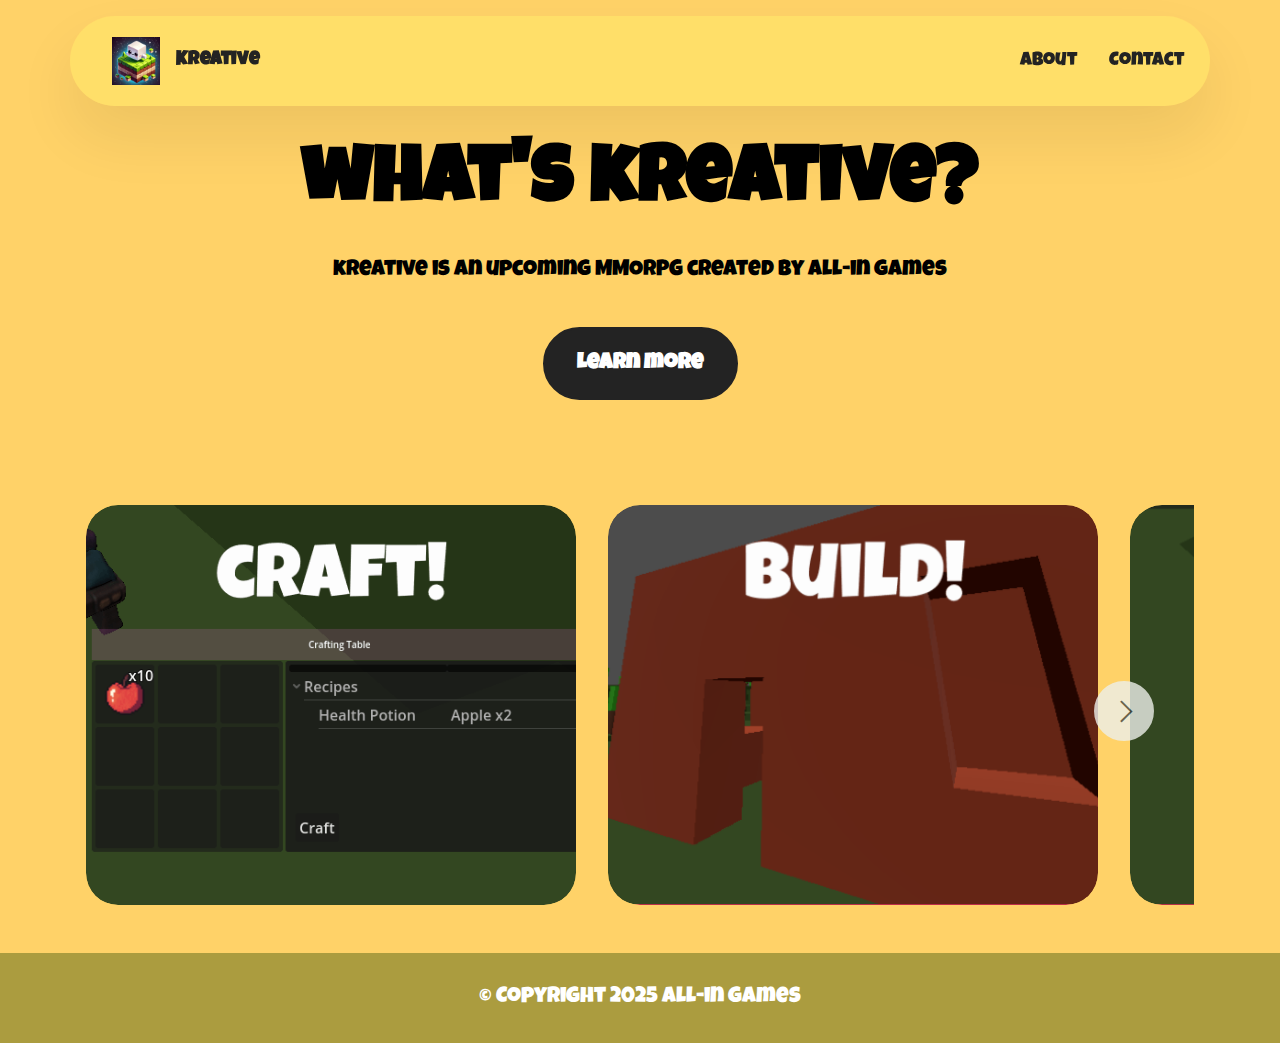
<file: index.html>
<!DOCTYPE html>
<html  >
<head>
  <!-- Site made with Mobirise Website Builder v5.9.0, https://mobirise.com -->
  <meta charset="UTF-8">
  <meta http-equiv="X-UA-Compatible" content="IE=edge">
  <meta name="generator" content="Mobirise v5.9.0, mobirise.com">
  <meta name="viewport" content="width=device-width, initial-scale=1, minimum-scale=1">
  <link rel="shortcut icon" href="assets/images/icon.webp" type="image/x-icon">
  <meta name="description" content="">
  
  
  <title>Home</title>
  <link rel="stylesheet" href="assets/web/assets/mobirise-icons2/mobirise2.css">
  <link rel="stylesheet" href="assets/bootstrap/css/bootstrap.min.css">
  <link rel="stylesheet" href="assets/bootstrap/css/bootstrap-grid.min.css">
  <link rel="stylesheet" href="assets/bootstrap/css/bootstrap-reboot.min.css">
  <link rel="stylesheet" href="assets/dropdown/css/style.css">
  <link rel="stylesheet" href="assets/theme/css/style.css">
  <link rel="preload" href="https://fonts.googleapis.com/css?family=Luckiest+Guy:400&display=swap" as="style" onload="this.onload=null;this.rel='stylesheet'">
  <noscript><link rel="stylesheet" href="https://fonts.googleapis.com/css?family=Luckiest+Guy:400&display=swap"></noscript>
  <link rel="preload" as="style" href="assets/mobirise/css/mbr-additional.css"><link rel="stylesheet" href="assets/mobirise/css/mbr-additional.css" type="text/css">

  
  
  
</head>
<body>
  
  <section data-bs-version="5.1" class="menu menu2 cid-tJS6tZXiPa" once="menu" id="menu02-0">
	

	<nav class="navbar navbar-dropdown navbar-fixed-top navbar-expand-lg">
		<div class="container">
			<div class="navbar-brand">
				<span class="navbar-logo">
					<a href="http://kreativegame.eu">
						<img src="assets/images/icon.webp" alt="Kreative" style="height: 3rem;">
					</a>
				</span>
				<span class="navbar-caption-wrap"><a class="navbar-caption text-black text-primary display-4" href="http://kreativegame.eu">Kreative<br></a></span>
			</div>
			<button class="navbar-toggler" type="button" data-toggle="collapse" data-bs-toggle="collapse" data-target="#navbarSupportedContent" data-bs-target="#navbarSupportedContent" aria-controls="navbarNavAltMarkup" aria-expanded="false" aria-label="Toggle navigation">
				<div class="hamburger">
					<span></span>
					<span></span>
					<span></span>
					<span></span>
				</div>
			</button>
			<div class="collapse navbar-collapse" id="navbarSupportedContent">
				<ul class="navbar-nav nav-dropdown nav-right" data-app-modern-menu="true"><li class="nav-item">
						<a class="nav-link link text-black text-primary display-4" href="http://kreativegame.eu/about" aria-expanded="false">About</a>
					</li>
					
					<li class="nav-item"><a class="nav-link link text-black text-primary display-4" href="http://kreativegame.eu/contact">Contact</a></li></ul>
				
				
			</div>
		</div>
	</nav>
</section>

<section data-bs-version="5.1" class="header5 cid-uxqO59XXkn" id="header05-h">
	

	
	
	
	<div class="align-center container-fluid">
		<div class="row justify-content-center">
			<div class="col-md-12 col-lg-9">
				<h1 class="mbr-section-title mbr-fonts-style mb-4 display-1"><strong>what's kreative?</strong></h1>
				<p class="mbr-text mbr-fonts-style mb-4 display-7">
					kreative is an upcoming MMORPG created by all-in games</p>
				<div class="mbr-section-btn mt-3"><a class="btn btn-black display-7" href="http://kreativegame.eu/about">Learn more</a></div>
			</div>
		</div>
		<div class="row mt-5 justify-content-center">
			
		</div>
	</div>
</section>

<section data-bs-version="5.1" class="slider4 mbr-embla cid-uxqUaXuhz7" id="slider04-m">

    

    
    
    <div class="container">
        <div class="row mb-5 justify-content-center">
			
		</div>
        <div class="row">
            <div class="col-12">
                <div class="embla position-relative" data-skip-snaps="true" data-align="center" data-contain-scroll="trimSnaps" data-loop="true" data-auto-play="true" data-auto-play-interval="5" data-draggable="true">
                    <div class="embla__viewport">
                        <div class="embla__container">
                            
                            
                            
                            <div class="embla__slide slider-image item active" style="margin-left: 1rem; margin-right: 1rem;">
                                <a href="#">
                                    <div class="slide-content">
                                        <div class="item-img">
                                            <div class="item-wrapper">
                                                <img src="assets/images/craft-649x436.png" alt="Mobirise Website Builder" title="" data-slide-to="0" data-bs-slide-to="0">
                                            </div>
                                        </div>
                                    </div>
                                </a>
                            </div><div class="embla__slide slider-image item active" style="margin-left: 1rem; margin-right: 1rem;">
                                <a href="#">
                                    <div class="slide-content">
                                        <div class="item-img">
                                            <div class="item-wrapper">
                                                <img src="assets/images/build-649x395.png" alt="Mobirise Website Builder" title="" data-slide-to="1" data-bs-slide-to="1">
                                            </div>
                                        </div>
                                    </div>
                                </a>
                            </div><div class="embla__slide slider-image item active" style="margin-left: 1rem; margin-right: 1rem;">
                                <a href="#">
                                    <div class="slide-content">
                                        <div class="item-img">
                                            <div class="item-wrapper">
                                                <img src="assets/images/mine-649x385.png" alt="Mobirise Website Builder" title="" data-slide-to="2" data-bs-slide-to="2">
                                            </div>
                                        </div>
                                    </div>
                                </a>
                            </div>
                            
                            
                        </div>
                    </div>
                    <button class="embla__button embla__button--prev">
                        <span class="mobi-mbri mobi-mbri-arrow-prev" aria-hidden="true"></span>
                        <span class="sr-only visually-hidden visually-hidden">Previous</span>
                    </button>
                    <button class="embla__button embla__button--next">
                        <span class="mobi-mbri mobi-mbri-arrow-next" aria-hidden="true"></span>
                        <span class="sr-only visually-hidden visually-hidden">Next</span>
                    </button>
                </div>
            </div>
        </div>
    </div>
</section>

<section data-bs-version="5.1" class="footer4 cid-uxqYVnNZ9B" once="footers" id="footer04-r">

    

    

    <div class="container">
        <div class="media-container-row align-center mbr-white">
            <div class="col-12">
                <p class="mbr-text mb-0 mbr-fonts-style display-7">
                    © Copyright 2025 all-in games<br></p>
            </div>
        </div>
    </div>
</section>


<script src="assets/bootstrap/js/bootstrap.bundle.min.js"></script>
  <script src="assets/smoothscroll/smooth-scroll.js"></script>
  <script src="assets/ytplayer/index.js"></script>
  <script src="assets/dropdown/js/navbar-dropdown.js"></script>
  <script src="assets/embla/embla.min.js"></script>
  <script src="assets/embla/script.js"></script>
  <script src="assets/theme/js/script.js"></script>
  
  
  
</body>
</html>
</file>
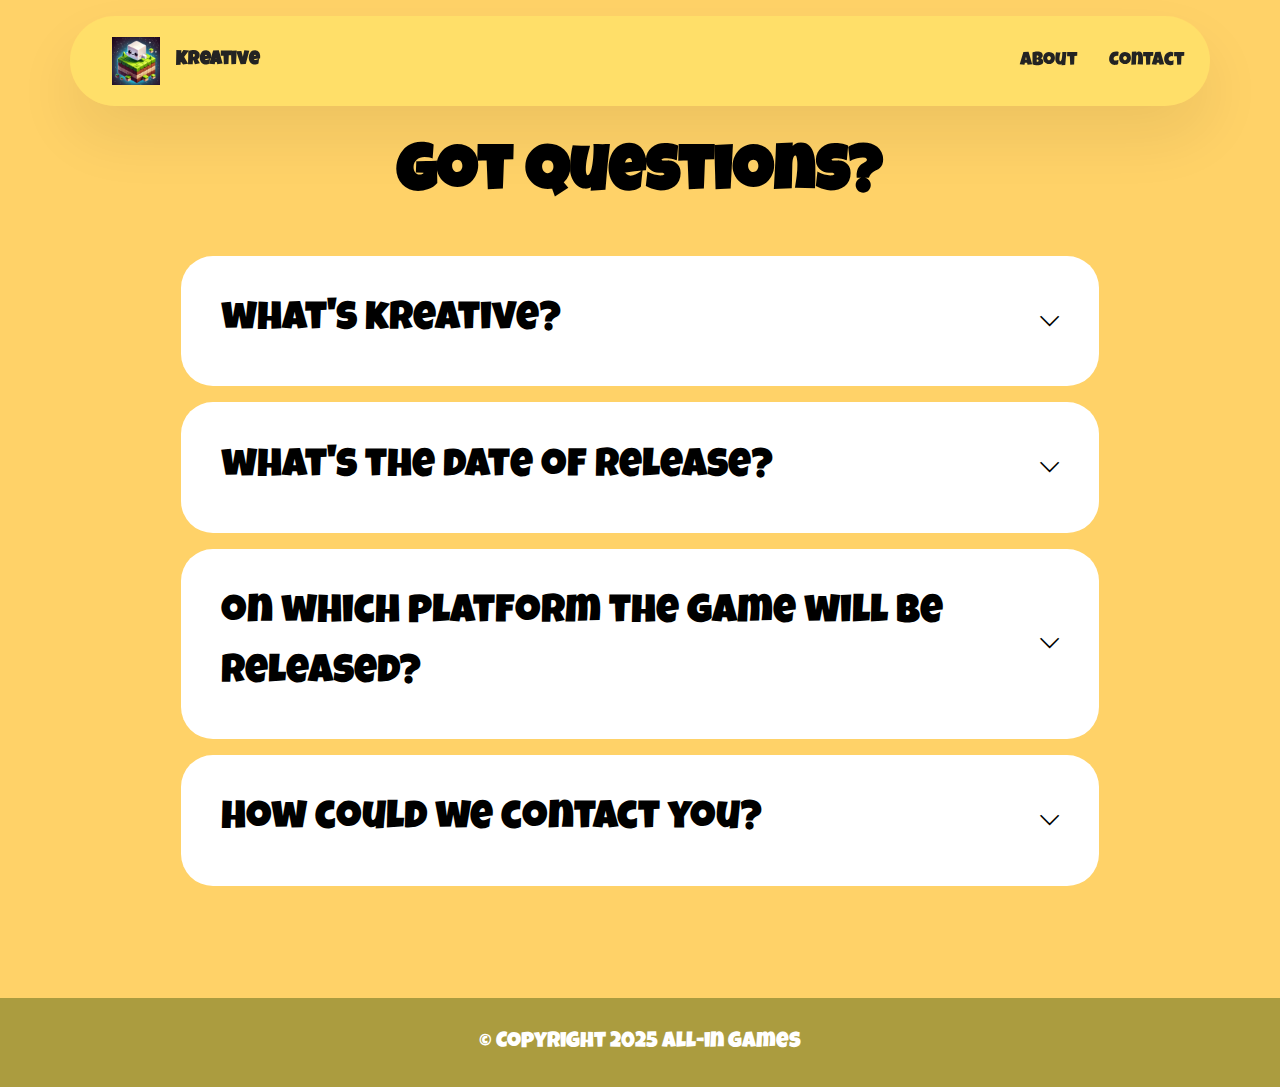
<file: about.html>
<!DOCTYPE html>
<html  >
<head>
  <!-- Site made with Mobirise Website Builder v5.9.0, https://mobirise.com -->
  <meta charset="UTF-8">
  <meta http-equiv="X-UA-Compatible" content="IE=edge">
  <meta name="generator" content="Mobirise v5.9.0, mobirise.com">
  <meta name="viewport" content="width=device-width, initial-scale=1, minimum-scale=1">
  <link rel="shortcut icon" href="assets/images/icon.webp" type="image/x-icon">
  <meta name="description" content="">
  
  
  <title>About</title>
  <link rel="stylesheet" href="assets/web/assets/mobirise-icons2/mobirise2.css">
  <link rel="stylesheet" href="assets/bootstrap/css/bootstrap.min.css">
  <link rel="stylesheet" href="assets/bootstrap/css/bootstrap-grid.min.css">
  <link rel="stylesheet" href="assets/bootstrap/css/bootstrap-reboot.min.css">
  <link rel="stylesheet" href="assets/dropdown/css/style.css">
  <link rel="stylesheet" href="assets/theme/css/style.css">
  <link rel="preload" href="https://fonts.googleapis.com/css?family=Luckiest+Guy:400&display=swap" as="style" onload="this.onload=null;this.rel='stylesheet'">
  <noscript><link rel="stylesheet" href="https://fonts.googleapis.com/css?family=Luckiest+Guy:400&display=swap"></noscript>
  <link rel="preload" as="style" href="assets/mobirise/css/mbr-additional.css"><link rel="stylesheet" href="assets/mobirise/css/mbr-additional.css" type="text/css">

  
  
  
</head>
<body>
  
  <section data-bs-version="5.1" class="menu menu2 cid-tJS6tZXiPa" once="menu" id="menu02-9">
	

	<nav class="navbar navbar-dropdown navbar-fixed-top navbar-expand-lg">
		<div class="container">
			<div class="navbar-brand">
				<span class="navbar-logo">
					<a href="http://kreativegame.eu">
						<img src="assets/images/icon.webp" alt="Kreative" style="height: 3rem;">
					</a>
				</span>
				<span class="navbar-caption-wrap"><a class="navbar-caption text-black text-primary display-4" href="http://kreativegame.eu">Kreative<br></a></span>
			</div>
			<button class="navbar-toggler" type="button" data-toggle="collapse" data-bs-toggle="collapse" data-target="#navbarSupportedContent" data-bs-target="#navbarSupportedContent" aria-controls="navbarNavAltMarkup" aria-expanded="false" aria-label="Toggle navigation">
				<div class="hamburger">
					<span></span>
					<span></span>
					<span></span>
					<span></span>
				</div>
			</button>
			<div class="collapse navbar-collapse" id="navbarSupportedContent">
				<ul class="navbar-nav nav-dropdown nav-right" data-app-modern-menu="true"><li class="nav-item">
						<a class="nav-link link text-black text-primary display-4" href="http://kreativegame.eu/about" aria-expanded="false">About</a>
					</li>
					
					<li class="nav-item"><a class="nav-link link text-black text-primary display-4" href="http://kreativegame.eu/contact">Contact</a></li></ul>
				
				
			</div>
		</div>
	</nav>
</section>

<section data-bs-version="5.1" class="list1 cid-uxqR2op3k9" id="list01-k">
	
	
	<div class="container">
		<div class="row justify-content-center">
			<div class="col-12 col-md-12 col-lg-10 m-auto">
				<div class="content">
					<div class="mbr-section-head align-left mb-5">
						
						<h3 class="mbr-section-title mb-2 mbr-fonts-style display-2">
							<strong>Got questions?</strong>
						</h3>
					</div>
					<div id="bootstrap-accordion_20" class="panel-group accordionStyles accordion" role="tablist" aria-multiselectable="true">
						<div class="card mb-3">
							<div class="card-header" role="tab" id="headingOne">
								<a role="button" class="panel-title collapsed" data-toggle="collapse" data-bs-toggle="collapse" data-core="" href="#collapse1_20" aria-expanded="false" aria-controls="collapse1">
									<h6 class="panel-title-edit mbr-semibold mbr-fonts-style mb-0 display-5">what's kreative?</h6>
									<span class="sign mbr-iconfont mobi-mbri-arrow-down"></span>
								</a>
							</div>
							<div id="collapse1_20" class="panel-collapse noScroll collapse" role="tabpanel" aria-labelledby="headingOne" data-parent="#accordion" data-bs-parent="#bootstrap-accordion_20">
								<div class="panel-body">
									<p class="mbr-fonts-style panel-text display-7">
										Kreative is an upcoming 3D MMORPG currently in development. The project began on November 16, 2024, and is being brought to life by a single dedicated developer. Drawing inspiration from Cubic Castles, another 3D MMORPG, Kreative aims to deliver a unique gaming experience while embracing similar creative and immersive elements.
									</p>
								</div>
							</div>
						</div>
						<div class="card mb-3">
							<div class="card-header" role="tab" id="headingOne">
								<a role="button" class="panel-title collapsed" data-toggle="collapse" data-bs-toggle="collapse" data-core="" href="#collapse2_20" aria-expanded="false" aria-controls="collapse2">
									<h6 class="panel-title-edit mbr-semibold mbr-fonts-style mb-0 display-5">
										what's the date of release?</h6>
									<span class="sign mbr-iconfont mobi-mbri-arrow-down"></span>
								</a>
							</div>
							<div id="collapse2_20" class="panel-collapse noScroll collapse" role="tabpanel" aria-labelledby="headingOne" data-parent="#accordion" data-bs-parent="#bootstrap-accordion_20">
								<div class="panel-body">
									<p class="mbr-fonts-style panel-text display-7">kreative is still in development and there is no current date of release but i hope to bring to life the game by 2030.</p>
								</div>
							</div>
						</div>
						<div class="card mb-3">
							<div class="card-header" role="tab" id="headingOne">
								<a role="button" class="panel-title collapsed" data-toggle="collapse" data-bs-toggle="collapse" data-core="" href="#collapse3_20" aria-expanded="false" aria-controls="collapse3">
									<h6 class="panel-title-edit mbr-semibold mbr-fonts-style mb-0 display-5">on which platform the game will be released?</h6>
									<span class="sign mbr-iconfont mobi-mbri-arrow-down"></span>
								</a>
							</div>
							<div id="collapse3_20" class="panel-collapse noScroll collapse" role="tabpanel" aria-labelledby="headingOne" data-parent="#accordion" data-bs-parent="#bootstrap-accordion_20">
								<div class="panel-body">
									<p class="mbr-fonts-style panel-text display-7">as for now the game is planned to be released just for Steam but i hope to be able to release it for more platforms.</p>
								</div>
							</div>
						</div>
						<div class="card mb-3">
							<div class="card-header" role="tab" id="headingOne">
								<a role="button" class="panel-title collapsed" data-toggle="collapse" data-bs-toggle="collapse" data-core="" href="#collapse4_20" aria-expanded="false" aria-controls="collapse4">
									<h6 class="panel-title-edit mbr-semibold mbr-fonts-style mb-0 display-5">how could we contact you?</h6>
									<span class="sign mbr-iconfont mobi-mbri-arrow-down"></span>
								</a>
							</div>
							<div id="collapse4_20" class="panel-collapse noScroll collapse" role="tabpanel" aria-labelledby="headingOne" data-parent="#accordion" data-bs-parent="#bootstrap-accordion_20">
								<div class="panel-body">
									<p class="mbr-fonts-style panel-text display-7">
										if you want to talk to me you can always use the contact form and talk to me through E-mail or just send me a friend request at my personal discord account, my id is zk12</p>
								</div>
							</div>
						</div>
						
						
					</div>
				</div>
			</div>
		</div>
	</div>
</section>

<section data-bs-version="5.1" class="footer4 cid-uxqYVnNZ9B" once="footers" id="footer04-r">

    

    

    <div class="container">
        <div class="media-container-row align-center mbr-white">
            <div class="col-12">
                <p class="mbr-text mb-0 mbr-fonts-style display-7">
                    © Copyright 2025 all-in games<br></p>
            </div>
        </div>
    </div>
</section>


<script src="assets/bootstrap/js/bootstrap.bundle.min.js"></script>
  <script src="assets/smoothscroll/smooth-scroll.js"></script>
  <script src="assets/ytplayer/index.js"></script>
  <script src="assets/dropdown/js/navbar-dropdown.js"></script>
  <script src="assets/mbr-switch-arrow/mbr-switch-arrow.js"></script>
  <script src="assets/theme/js/script.js"></script>
  
  
  
</body>
</html>
</file>
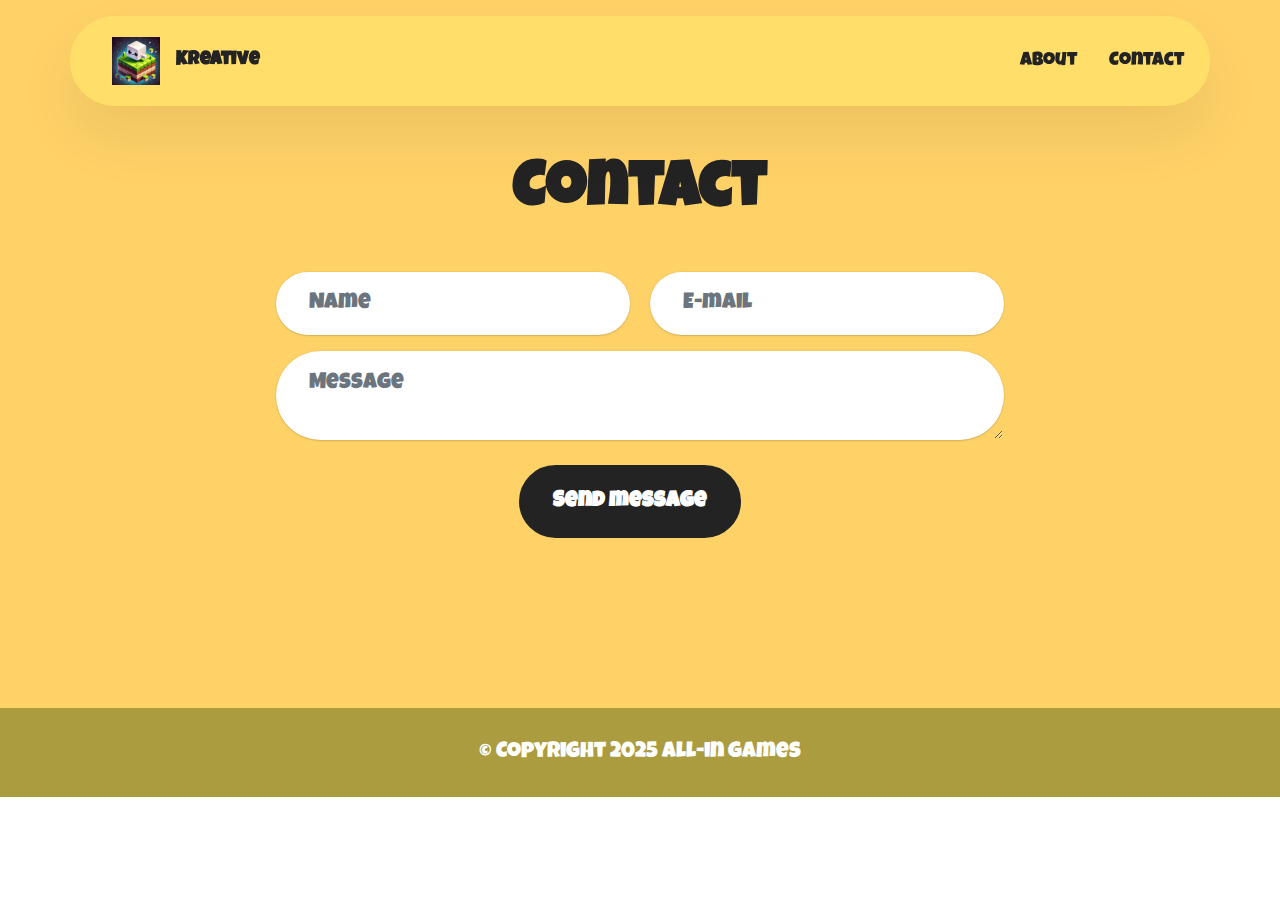
<file: contact.html>
<!DOCTYPE html>
<html  >
<head>
  <!-- Site made with Mobirise Website Builder v5.9.0, https://mobirise.com -->
  <meta charset="UTF-8">
  <meta http-equiv="X-UA-Compatible" content="IE=edge">
  <meta name="generator" content="Mobirise v5.9.0, mobirise.com">
  <meta name="viewport" content="width=device-width, initial-scale=1, minimum-scale=1">
  <link rel="shortcut icon" href="assets/images/icon.webp" type="image/x-icon">
  <meta name="description" content="">
  
  
  <title>Contact</title>
  <link rel="stylesheet" href="assets/web/assets/mobirise-icons2/mobirise2.css">
  <link rel="stylesheet" href="assets/bootstrap/css/bootstrap.min.css">
  <link rel="stylesheet" href="assets/bootstrap/css/bootstrap-grid.min.css">
  <link rel="stylesheet" href="assets/bootstrap/css/bootstrap-reboot.min.css">
  <link rel="stylesheet" href="assets/dropdown/css/style.css">
  <link rel="stylesheet" href="assets/theme/css/style.css">
  <link rel="preload" href="https://fonts.googleapis.com/css?family=Luckiest+Guy:400&display=swap" as="style" onload="this.onload=null;this.rel='stylesheet'">
  <noscript><link rel="stylesheet" href="https://fonts.googleapis.com/css?family=Luckiest+Guy:400&display=swap"></noscript>
  <link rel="preload" as="style" href="assets/mobirise/css/mbr-additional.css"><link rel="stylesheet" href="assets/mobirise/css/mbr-additional.css" type="text/css">

  
  
  
</head>
<body>
  
  <section data-bs-version="5.1" class="menu menu2 cid-tJS6tZXiPa" once="menu" id="menu02-b">
	

	<nav class="navbar navbar-dropdown navbar-fixed-top navbar-expand-lg">
		<div class="container">
			<div class="navbar-brand">
				<span class="navbar-logo">
					<a href="http://kreativegame.eu">
						<img src="assets/images/icon.webp" alt="Kreative" style="height: 3rem;">
					</a>
				</span>
				<span class="navbar-caption-wrap"><a class="navbar-caption text-black text-primary display-4" href="http://kreativegame.eu">Kreative<br></a></span>
			</div>
			<button class="navbar-toggler" type="button" data-toggle="collapse" data-bs-toggle="collapse" data-target="#navbarSupportedContent" data-bs-target="#navbarSupportedContent" aria-controls="navbarNavAltMarkup" aria-expanded="false" aria-label="Toggle navigation">
				<div class="hamburger">
					<span></span>
					<span></span>
					<span></span>
					<span></span>
				</div>
			</button>
			<div class="collapse navbar-collapse" id="navbarSupportedContent">
				<ul class="navbar-nav nav-dropdown nav-right" data-app-modern-menu="true"><li class="nav-item">
						<a class="nav-link link text-black text-primary display-4" href="http://kreativegame.eu/about" aria-expanded="false">About</a>
					</li>
					
					<li class="nav-item"><a class="nav-link link text-black text-primary display-4" href="http://kreativegame.eu/contact">Contact</a></li></ul>
				
				
			</div>
		</div>
	</nav>
</section>

<section data-bs-version="5.1" class="form5 cid-uxqDHmrtZM" id="form02-d">
    
    
    <div class="container">
        <div class="mbr-section-head mb-5">
            <h3 class="mbr-section-title mbr-fonts-style align-center mb-0 display-2">
                <strong>Contact</strong><strong><br></strong></h3>
            
        </div>
        <div class="row justify-content-center mt-4">
            <div class="col-lg-8 mx-auto mbr-form" data-form-type="formoid">
                <form action="https://mobirise.eu/" method="POST" class="mbr-form form-with-styler" data-form-title="Form Name"><input type="hidden" name="email" data-form-email="true" value="QYl7s84Ne596YawVQ4bQiCoQqv2oOk+zl7hXsn6nVHKw3CpvaDnXS1tDszihX5dYMKOfBO3F97oWJ82ITYIBO8gfoCDiIg9FH9pBIEFnYlp4YEDqpaYpiJVuJM/q1xSs">
                    <div class="row">
                        <div hidden="hidden" data-form-alert="" class="alert alert-success col-12">Thanks for contacting us, an admin will respond to you as soon as possible!

- All-in Games Team</div>
                        <div hidden="hidden" data-form-alert-danger="" class="alert alert-danger col-12">
                            Oops...! some problem!
                        </div>
                    </div>
                    <div class="dragArea row">
                        <div class="col-md col-sm-12 form-group mb-3" data-for="name">
                            <input type="text" name="name" placeholder="Name" data-form-field="name" class="form-control" value="" id="name-form02-d">
                        </div>
                        <div class="col-md col-sm-12 form-group mb-3" data-for="email">
                            <input type="email" name="email" placeholder="E-mail" data-form-field="email" class="form-control" value="" id="email-form02-d">
                        </div>
                        
                        <div class="col-12 form-group mb-3" data-for="textarea">
                            <textarea name="textarea" placeholder="Message" data-form-field="textarea" class="form-control" id="textarea-form02-d"></textarea>
                        </div>
                        <div class="col-lg-12 col-md-12 col-sm-12 align-center mbr-section-btn"><button type="submit" class="btn btn-black display-7">Send message</button></div>
                    </div>
                </form>
            </div>
        </div>
    </div>
</section>

<section data-bs-version="5.1" class="footer4 cid-uxqYVnNZ9B" once="footers" id="footer04-r">

    

    

    <div class="container">
        <div class="media-container-row align-center mbr-white">
            <div class="col-12">
                <p class="mbr-text mb-0 mbr-fonts-style display-7">
                    © Copyright 2025 all-in games<br></p>
            </div>
        </div>
    </div>
</section>


<script src="assets/bootstrap/js/bootstrap.bundle.min.js"></script>
  <script src="assets/smoothscroll/smooth-scroll.js"></script>
  <script src="assets/ytplayer/index.js"></script>
  <script src="assets/dropdown/js/navbar-dropdown.js"></script>
  <script src="assets/theme/js/script.js"></script>
  <script src="assets/formoid/formoid.min.js"></script>
  
  
  
</body>
</html>
</file>
<file: assets/web/assets/mobirise-icons2/mobirise2.css>
@font-face {
  font-family: 'Moririse2';
  font-display: swap;
  src:  url('mobirise2.eot?f2bix4');
  src:  url('mobirise2.eot?f2bix4#iefix') format('embedded-opentype'),
    url('mobirise2.ttf?f2bix4') format('truetype'),
    url('mobirise2.woff?f2bix4') format('woff'),
    url('mobirise2.svg?f2bix4#mobirise2') format('svg');
  font-weight: normal;
  font-style: normal;
}

[class^="mobi-"], [class*=" mobi-"] {
  /* use !important to prevent issues with browser extensions that change fonts */
  font-family: 'Moririse2' !important;
  speak: none;
  font-style: normal;
  font-weight: normal;
  font-variant: normal;
  text-transform: none;
  line-height: 1;

  /* Better Font Rendering =========== */
  -webkit-font-smoothing: antialiased;
  -moz-osx-font-smoothing: grayscale;
}

.mobi-mbri-add-submenu:before {
  content: "\e900";
}
.mobi-mbri-alert:before {
  content: "\e901";
}
.mobi-mbri-align-center:before {
  content: "\e902";
}
.mobi-mbri-align-justify:before {
  content: "\e903";
}
.mobi-mbri-align-left:before {
  content: "\e904";
}
.mobi-mbri-align-right:before {
  content: "\e905";
}
.mobi-mbri-android:before {
  content: "\e906";
}
.mobi-mbri-apple:before {
  content: "\e907";
}
.mobi-mbri-arrow-down:before {
  content: "\e908";
}
.mobi-mbri-arrow-next:before {
  content: "\e909";
}
.mobi-mbri-arrow-prev:before {
  content: "\e90a";
}
.mobi-mbri-arrow-up:before {
  content: "\e90b";
}
.mobi-mbri-bold:before {
  content: "\e90c";
}
.mobi-mbri-bookmark:before {
  content: "\e90d";
}
.mobi-mbri-bootstrap:before {
  content: "\e90e";
}
.mobi-mbri-briefcase:before {
  content: "\e90f";
}
.mobi-mbri-browse:before {
  content: "\e910";
}
.mobi-mbri-bulleted-list:before {
  content: "\e911";
}
.mobi-mbri-calendar:before {
  content: "\e912";
}
.mobi-mbri-camera:before {
  content: "\e913";
}
.mobi-mbri-cart-add:before {
  content: "\e914";
}
.mobi-mbri-cart-full:before {
  content: "\e915";
}
.mobi-mbri-cash:before {
  content: "\e916";
}
.mobi-mbri-change-style:before {
  content: "\e917";
}
.mobi-mbri-chat:before {
  content: "\e918";
}
.mobi-mbri-clock:before {
  content: "\e919";
}
.mobi-mbri-close:before {
  content: "\e91a";
}
.mobi-mbri-cloud:before {
  content: "\e91b";
}
.mobi-mbri-code:before {
  content: "\e91c";
}
.mobi-mbri-contact-form:before {
  content: "\e91d";
}
.mobi-mbri-credit-card:before {
  content: "\e91e";
}
.mobi-mbri-cursor-click:before {
  content: "\e91f";
}
.mobi-mbri-cust-feedback:before {
  content: "\e920";
}
.mobi-mbri-database:before {
  content: "\e921";
}
.mobi-mbri-delivery:before {
  content: "\e922";
}
.mobi-mbri-desktop:before {
  content: "\e923";
}
.mobi-mbri-devices:before {
  content: "\e924";
}
.mobi-mbri-down:before {
  content: "\e925";
}
.mobi-mbri-download-2:before {
  content: "\e926";
}
.mobi-mbri-download:before {
  content: "\e927";
}
.mobi-mbri-drag-n-drop-2:before {
  content: "\e928";
}
.mobi-mbri-drag-n-drop:before {
  content: "\e929";
}
.mobi-mbri-edit-2:before {
  content: "\e92a";
}
.mobi-mbri-edit:before {
  content: "\e92b";
}
.mobi-mbri-error:before {
  content: "\e92c";
}
.mobi-mbri-extension:before {
  content: "\e92d";
}
.mobi-mbri-features:before {
  content: "\e92e";
}
.mobi-mbri-file:before {
  content: "\e92f";
}
.mobi-mbri-flag:before {
  content: "\e930";
}
.mobi-mbri-folder:before {
  content: "\e931";
}
.mobi-mbri-gift:before {
  content: "\e932";
}
.mobi-mbri-github:before {
  content: "\e933";
}
.mobi-mbri-globe-2:before {
  content: "\e934";
}
.mobi-mbri-globe:before {
  content: "\e935";
}
.mobi-mbri-growing-chart:before {
  content: "\e936";
}
.mobi-mbri-hearth:before {
  content: "\e937";
}
.mobi-mbri-help:before {
  content: "\e938";
}
.mobi-mbri-home:before {
  content: "\e939";
}
.mobi-mbri-hot-cup:before {
  content: "\e93a";
}
.mobi-mbri-idea:before {
  content: "\e93b";
}
.mobi-mbri-image-gallery:before {
  content: "\e93c";
}
.mobi-mbri-image-slider:before {
  content: "\e93d";
}
.mobi-mbri-info:before {
  content: "\e93e";
}
.mobi-mbri-italic:before {
  content: "\e93f";
}
.mobi-mbri-key:before {
  content: "\e940";
}
.mobi-mbri-laptop:before {
  content: "\e941";
}
.mobi-mbri-layers:before {
  content: "\e942";
}
.mobi-mbri-left-right:before {
  content: "\e943";
}
.mobi-mbri-left:before {
  content: "\e944";
}
.mobi-mbri-letter:before {
  content: "\e945";
}
.mobi-mbri-like:before {
  content: "\e946";
}
.mobi-mbri-link:before {
  content: "\e947";
}
.mobi-mbri-lock:before {
  content: "\e948";
}
.mobi-mbri-login:before {
  content: "\e949";
}
.mobi-mbri-logout:before {
  content: "\e94a";
}
.mobi-mbri-magic-stick:before {
  content: "\e94b";
}
.mobi-mbri-map-pin:before {
  content: "\e94c";
}
.mobi-mbri-menu:before {
  content: "\e94d";
}
.mobi-mbri-mobile-2:before {
  content: "\e94e";
}
.mobi-mbri-mobile-horizontal:before {
  content: "\e94f";
}
.mobi-mbri-mobile:before {
  content: "\e950";
}
.mobi-mbri-mobirise:before {
  content: "\e951";
}
.mobi-mbri-more-horizontal:before {
  content: "\e952";
}
.mobi-mbri-more-vertical:before {
  content: "\e953";
}
.mobi-mbri-music:before {
  content: "\e954";
}
.mobi-mbri-new-file:before {
  content: "\e955";
}
.mobi-mbri-numbered-list:before {
  content: "\e956";
}
.mobi-mbri-opened-folder:before {
  content: "\e957";
}
.mobi-mbri-pages:before {
  content: "\e958";
}
.mobi-mbri-paper-plane:before {
  content: "\e959";
}
.mobi-mbri-paperclip:before {
  content: "\e95a";
}
.mobi-mbri-phone:before {
  content: "\e95b";
}
.mobi-mbri-photo:before {
  content: "\e95c";
}
.mobi-mbri-photos:before {
  content: "\e95d";
}
.mobi-mbri-pin:before {
  content: "\e95e";
}
.mobi-mbri-play:before {
  content: "\e95f";
}
.mobi-mbri-plus:before {
  content: "\e960";
}
.mobi-mbri-preview:before {
  content: "\e961";
}
.mobi-mbri-print:before {
  content: "\e962";
}
.mobi-mbri-protect:before {
  content: "\e963";
}
.mobi-mbri-question:before {
  content: "\e964";
}
.mobi-mbri-quote-left:before {
  content: "\e965";
}
.mobi-mbri-quote-right:before {
  content: "\e966";
}
.mobi-mbri-redo:before {
  content: "\e967";
}
.mobi-mbri-refresh:before {
  content: "\e968";
}
.mobi-mbri-responsive-2:before {
  content: "\e969";
}
.mobi-mbri-responsive:before {
  content: "\e96a";
}
.mobi-mbri-right:before {
  content: "\e96b";
}
.mobi-mbri-rocket:before {
  content: "\e96c";
}
.mobi-mbri-sad-face:before {
  content: "\e96d";
}
.mobi-mbri-sale:before {
  content: "\e96e";
}
.mobi-mbri-save:before {
  content: "\e96f";
}
.mobi-mbri-search:before {
  content: "\e970";
}
.mobi-mbri-setting-2:before {
  content: "\e971";
}
.mobi-mbri-setting-3:before {
  content: "\e972";
}
.mobi-mbri-setting:before {
  content: "\e973";
}
.mobi-mbri-share:before {
  content: "\e974";
}
.mobi-mbri-shopping-bag:before {
  content: "\e975";
}
.mobi-mbri-shopping-basket:before {
  content: "\e976";
}
.mobi-mbri-shopping-cart:before {
  content: "\e977";
}
.mobi-mbri-sites:before {
  content: "\e978";
}
.mobi-mbri-smile-face:before {
  content: "\e979";
}
.mobi-mbri-speed:before {
  content: "\e97a";
}
.mobi-mbri-star:before {
  content: "\e97b";
}
.mobi-mbri-success:before {
  content: "\e97c";
}
.mobi-mbri-sun:before {
  content: "\e97d";
}
.mobi-mbri-sun2:before {
  content: "\e97e";
}
.mobi-mbri-tablet-vertical:before {
  content: "\e97f";
}
.mobi-mbri-tablet:before {
  content: "\e980";
}
.mobi-mbri-target:before {
  content: "\e981";
}
.mobi-mbri-timer:before {
  content: "\e982";
}
.mobi-mbri-to-ftp:before {
  content: "\e983";
}
.mobi-mbri-to-local-drive:before {
  content: "\e984";
}
.mobi-mbri-touch-swipe:before {
  content: "\e985";
}
.mobi-mbri-touch:before {
  content: "\e986";
}
.mobi-mbri-trash:before {
  content: "\e987";
}
.mobi-mbri-underline:before {
  content: "\e988";
}
.mobi-mbri-undo:before {
  content: "\e989";
}
.mobi-mbri-unlink:before {
  content: "\e98a";
}
.mobi-mbri-unlock:before {
  content: "\e98b";
}
.mobi-mbri-up-down:before {
  content: "\e98c";
}
.mobi-mbri-up:before {
  content: "\e98d";
}
.mobi-mbri-update:before {
  content: "\e98e";
}
.mobi-mbri-upload-2:before {
  content: "\e98f";
}
.mobi-mbri-upload:before {
  content: "\e990";
}
.mobi-mbri-user-2:before {
  content: "\e991";
}
.mobi-mbri-user:before {
  content: "\e992";
}
.mobi-mbri-users:before {
  content: "\e993";
}
.mobi-mbri-video-play:before {
  content: "\e994";
}
.mobi-mbri-video:before {
  content: "\e995";
}
.mobi-mbri-watch:before {
  content: "\e996";
}
.mobi-mbri-website-theme-2:before {
  content: "\e997";
}
.mobi-mbri-website-theme:before {
  content: "\e998";
}
.mobi-mbri-wifi:before {
  content: "\e999";
}
.mobi-mbri-windows:before {
  content: "\e99a";
}
.mobi-mbri-zoom-in:before {
  content: "\e99b";
}
.mobi-mbri-zoom-out:before {
  content: "\e99c";
}
</file>
<file: assets/dropdown/css/style.css>
.navbar-dropdown {
  left: 0;
  padding: 0;
  position: absolute;
  right: 0;
  top: 0;
  transition: all 0.45s ease;
  z-index: 1030;
  background: #282828; }
  .navbar-dropdown .navbar-logo {
    margin-right: 0.8rem;
    transition: margin 0.3s ease-in-out;
    vertical-align: middle; }
    .navbar-dropdown .navbar-logo img {
      height: 3.125rem;
      transition: all 0.3s ease-in-out; }
    .navbar-dropdown .navbar-logo.mbr-iconfont {
      font-size: 3.125rem;
      line-height: 3.125rem; }
  .navbar-dropdown .navbar-caption {
    font-weight: 700;
    white-space: normal;
    vertical-align: -4px;
    line-height: 3.125rem !important; }
    .navbar-dropdown .navbar-caption, .navbar-dropdown .navbar-caption:hover {
      color: inherit;
      text-decoration: none; }
  .navbar-dropdown .mbr-iconfont + .navbar-caption {
    vertical-align: -1px; }
  .navbar-dropdown.navbar-fixed-top {
    position: fixed; }
  .navbar-dropdown .navbar-brand span {
    vertical-align: -4px; }
  .navbar-dropdown.bg-color.transparent {
    background: none; }
  .navbar-dropdown.navbar-short .navbar-brand {
    padding: 0.625rem 0; }
    .navbar-dropdown.navbar-short .navbar-brand span {
      vertical-align: -1px; }
  .navbar-dropdown.navbar-short .navbar-caption {
    line-height: 2.375rem !important;
    vertical-align: -2px; }
  .navbar-dropdown.navbar-short .navbar-logo {
    margin-right: 0.5rem; }
    .navbar-dropdown.navbar-short .navbar-logo img {
      height: 2.375rem; }
    .navbar-dropdown.navbar-short .navbar-logo.mbr-iconfont {
      font-size: 2.375rem;
      line-height: 2.375rem; }
  .navbar-dropdown.navbar-short .mbr-table-cell {
    height: 3.625rem; }
  .navbar-dropdown .navbar-close {
    left: 0.6875rem;
    position: fixed;
    top: 0.75rem;
    z-index: 1000; }
  .navbar-dropdown .hamburger-icon {
    content: "";
    display: inline-block;
    vertical-align: middle;
    width: 16px;
    -webkit-box-shadow: 0 -6px 0 1px #282828,0 0 0 1px #282828,0 6px 0 1px #282828;
    -moz-box-shadow: 0 -6px 0 1px #282828,0 0 0 1px #282828,0 6px 0 1px #282828;
    box-shadow: 0 -6px 0 1px #282828,0 0 0 1px #282828,0 6px 0 1px #282828; }

.dropdown-menu .dropdown-toggle[data-toggle="dropdown-submenu"]::after {
  border-bottom: 0.35em solid transparent;
  border-left: 0.35em solid;
  border-right: 0;
  border-top: 0.35em solid transparent;
  margin-left: 0.3rem; }

.dropdown-menu .dropdown-item:focus {
  outline: 0; }

.nav-dropdown {
  font-size: 0.75rem;
  font-weight: 500;
  height: auto !important; }
  .nav-dropdown .nav-btn {
    padding-left: 1rem; }
  .nav-dropdown .link {
    margin: .667em 1.667em;
    font-weight: 500;
    padding: 0;
    transition: color .2s ease-in-out; }
    .nav-dropdown .link.dropdown-toggle {
      margin-right: 2.583em; }
      .nav-dropdown .link.dropdown-toggle::after {
        margin-left: .25rem;
        border-top: 0.35em solid;
        border-right: 0.35em solid transparent;
        border-left: 0.35em solid transparent;
        border-bottom: 0; }
      .nav-dropdown .link.dropdown-toggle[aria-expanded="true"] {
        margin: 0;
        padding: 0.667em 3.263em  0.667em 1.667em; }
  .nav-dropdown .link::after,
  .nav-dropdown .dropdown-item::after {
    color: inherit; }
  .nav-dropdown .btn {
    font-size: 0.75rem;
    font-weight: 700;
    letter-spacing: 0;
    margin-bottom: 0;
    padding-left: 1.25rem;
    padding-right: 1.25rem; }
  .nav-dropdown .dropdown-menu {
    border-radius: 0;
    border: 0;
    left: 0;
    margin: 0;
    padding-bottom: 1.25rem;
    padding-top: 1.25rem;
    position: relative; }
  .nav-dropdown .dropdown-submenu {
    margin-left: 0.125rem;
    top: 0; }
  .nav-dropdown .dropdown-item {
    font-weight: 500;
    line-height: 2;
    padding: 0.3846em 4.615em 0.3846em 1.5385em;
    position: relative;
    transition: color .2s ease-in-out, background-color .2s ease-in-out; }
    .nav-dropdown .dropdown-item::after {
      margin-top: -0.3077em;
      position: absolute;
      right: 1.1538em;
      top: 50%; }
    .nav-dropdown .dropdown-item:focus, .nav-dropdown .dropdown-item:hover {
      background: none; }

@media (max-width: 767px) {
  .nav-dropdown.navbar-toggleable-sm {
    bottom: 0;
    display: none;
    left: 0;
    overflow-x: hidden;
    position: fixed;
    top: 0;
    transform: translateX(-100%);
    -ms-transform: translateX(-100%);
    -webkit-transform: translateX(-100%);
    width: 18.75rem;
    z-index: 999; } }
.nav-dropdown.navbar-toggleable-xl {
  bottom: 0;
  display: none;
  left: 0;
  overflow-x: hidden;
  position: fixed;
  top: 0;
  transform: translateX(-100%);
  -ms-transform: translateX(-100%);
  -webkit-transform: translateX(-100%);
  width: 18.75rem;
  z-index: 999; }

.nav-dropdown-sm {
  display: block !important;
  overflow-x: hidden;
  overflow: auto;
  padding-top: 3.875rem; }
  .nav-dropdown-sm::after {
    content: "";
    display: block;
    height: 3rem;
    width: 100%; }
  .nav-dropdown-sm.collapse.in ~ .navbar-close {
    display: block !important; }
  .nav-dropdown-sm.collapsing, .nav-dropdown-sm.collapse.in {
    transform: translateX(0);
    -ms-transform: translateX(0);
    -webkit-transform: translateX(0);
    transition: all 0.25s ease-out;
    -webkit-transition: all 0.25s ease-out;
    background: #282828; }
  .nav-dropdown-sm.collapsing[aria-expanded="false"] {
    transform: translateX(-100%);
    -ms-transform: translateX(-100%);
    -webkit-transform: translateX(-100%); }
  .nav-dropdown-sm .nav-item {
    display: block;
    margin-left: 0 !important;
    padding-left: 0; }
  .nav-dropdown-sm .link,
  .nav-dropdown-sm .dropdown-item {
    border-top: 1px dotted rgba(255, 255, 255, 0.1);
    font-size: 0.8125rem;
    line-height: 1.6;
    margin: 0 !important;
    padding: 0.875rem 2.4rem 0.875rem 1.5625rem !important;
    position: relative;
    white-space: normal; }
    .nav-dropdown-sm .link:focus, .nav-dropdown-sm .link:hover,
    .nav-dropdown-sm .dropdown-item:focus,
    .nav-dropdown-sm .dropdown-item:hover {
      background: rgba(0, 0, 0, 0.2) !important;
      color: #c0a375; }
  .nav-dropdown-sm .nav-btn {
    position: relative;
    padding: 1.5625rem 1.5625rem 0 1.5625rem; }
    .nav-dropdown-sm .nav-btn::before {
      border-top: 1px dotted rgba(255, 255, 255, 0.1);
      content: "";
      left: 0;
      position: absolute;
      top: 0;
      width: 100%; }
    .nav-dropdown-sm .nav-btn + .nav-btn {
      padding-top: 0.625rem; }
      .nav-dropdown-sm .nav-btn + .nav-btn::before {
        display: none; }
  .nav-dropdown-sm .btn {
    padding: 0.625rem 0; }
  .nav-dropdown-sm .dropdown-toggle[data-toggle="dropdown-submenu"]::after {
    margin-left: .25rem;
    border-top: 0.35em solid;
    border-right: 0.35em solid transparent;
    border-left: 0.35em solid transparent;
    border-bottom: 0; }
  .nav-dropdown-sm .dropdown-toggle[data-toggle="dropdown-submenu"][aria-expanded="true"]::after {
    border-top: 0;
    border-right: 0.35em solid transparent;
    border-left: 0.35em solid transparent;
    border-bottom: 0.35em solid; }
  .nav-dropdown-sm .dropdown-menu {
    margin: 0;
    padding: 0;
    position: relative;
    top: 0;
    left: 0;
    width: 100%;
    border: 0;
    float: none;
    border-radius: 0;
    background: none; }
  .nav-dropdown-sm .dropdown-submenu {
    left: 100%;
    margin-left: 0.125rem;
    margin-top: -1.25rem;
    top: 0; }

.navbar-toggleable-sm .nav-dropdown .dropdown-menu {
  position: absolute; }

.navbar-toggleable-sm .nav-dropdown .dropdown-submenu {
  left: 100%;
  margin-left: 0.125rem;
  margin-top: -1.25rem;
  top: 0; }

.navbar-toggleable-sm.opened .nav-dropdown .dropdown-menu {
  position: relative; }

.navbar-toggleable-sm.opened .nav-dropdown .dropdown-submenu {
  left: 0;
  margin-left: 00rem;
  margin-top: 0rem;
  top: 0; }

.is-builder .nav-dropdown.collapsing {
  transition: none !important; }
</file>
<file: assets/theme/css/style.css>
@charset "UTF-8";
section {
  background-color: #ffffff;
}

body {
  font-style: normal;
  line-height: 1.5;
  font-weight: 400;
  color: #232323;
  position: relative;
}

button {
  background-color: transparent;
  border-color: transparent;
}

.embla__button,
.carousel-control {
  background-color: #edefea !important;
  opacity: 0.8 !important;
  color: #464845 !important;
  border-color: #edefea !important;
}

.carousel .close,
.modalWindow .close {
  background-color: #edefea !important;
  color: #464845 !important;
  border-color: #edefea !important;
  opacity: 0.8 !important;
}

.carousel .close:hover,
.modalWindow .close:hover {
  opacity: 1 !important;
}

.carousel-indicators li {
  background-color: #edefea !important;
  border: 2px solid #464845 !important;
}

.carousel-indicators li:hover,
.carousel-indicators li:active {
  opacity: 0.8 !important;
}

.embla__button:hover,
.carousel-control:hover {
  background-color: #edefea !important;
  opacity: 1 !important;
}

.modalWindow-video-container {
  height: 80%;
}

section,
.container,
.container-fluid {
  position: relative;
  word-wrap: break-word;
}

a.mbr-iconfont:hover {
  text-decoration: none;
}

.article .lead p,
.article .lead ul,
.article .lead ol,
.article .lead pre,
.article .lead blockquote {
  margin-bottom: 0;
}

a {
  font-style: normal;
  font-weight: 400;
  cursor: pointer;
}
a, a:hover {
  text-decoration: none;
}

.mbr-section-title {
  font-style: normal;
  line-height: 1.3;
}

.mbr-section-subtitle {
  line-height: 1.3;
}

.mbr-text {
  font-style: normal;
  line-height: 1.7;
}

h1,
h2,
h3,
h4,
h5,
h6,
.display-1,
.display-2,
.display-4,
.display-5,
.display-7,
span,
p,
a {
  line-height: 1;
  word-break: break-word;
  word-wrap: break-word;
  font-weight: 400;
}

b,
strong {
  font-weight: bold;
}

input:-webkit-autofill, input:-webkit-autofill:hover, input:-webkit-autofill:focus, input:-webkit-autofill:active {
  transition-delay: 9999s;
  -webkit-transition-property: background-color, color;
  transition-property: background-color, color;
}

textarea[type=hidden] {
  display: none;
}

section {
  background-position: 50% 50%;
  background-repeat: no-repeat;
  background-size: cover;
}
section .mbr-background-video,
section .mbr-background-video-preview {
  position: absolute;
  bottom: 0;
  left: 0;
  right: 0;
  top: 0;
}

.hidden {
  visibility: hidden;
}

.mbr-z-index20 {
  z-index: 20;
}

/*! Base colors */
.mbr-white {
  color: #ffffff;
}

.mbr-black {
  color: #111111;
}

.mbr-bg-white {
  background-color: #ffffff;
}

.mbr-bg-black {
  background-color: #000000;
}

/*! Text-aligns */
.align-left {
  text-align: left;
}

.align-center {
  text-align: center;
}

.align-right {
  text-align: right;
}

/*! Font-weight  */
.mbr-light {
  font-weight: 300;
}

.mbr-regular {
  font-weight: 400;
}

.mbr-semibold {
  font-weight: 500;
}

.mbr-bold {
  font-weight: 700;
}

/*! Media  */
.media-content {
  flex-basis: 100%;
}

.media-container-row {
  display: flex;
  flex-direction: row;
  flex-wrap: wrap;
  justify-content: center;
  align-content: center;
  align-items: start;
}
.media-container-row .media-size-item {
  width: 400px;
}

.media-container-column {
  display: flex;
  flex-direction: column;
  flex-wrap: wrap;
  justify-content: center;
  align-content: center;
  align-items: stretch;
}
.media-container-column > * {
  width: 100%;
}

@media (min-width: 992px) {
  .media-container-row {
    flex-wrap: nowrap;
  }
}
figure {
  margin-bottom: 0;
  overflow: hidden;
}

figure[mbr-media-size] {
  transition: width 0.1s;
}

img,
iframe {
  display: block;
  width: 100%;
}

.card {
  background-color: transparent;
  border: none;
}

.card-box {
  width: 100%;
}

.card-img {
  text-align: center;
  flex-shrink: 0;
  -webkit-flex-shrink: 0;
}

.media {
  max-width: 100%;
  margin: 0 auto;
}

.mbr-figure {
  align-self: center;
}

.media-container > div {
  max-width: 100%;
}

.mbr-figure img,
.card-img img {
  width: 100%;
}

@media (max-width: 991px) {
  .media-size-item {
    width: auto !important;
  }
  .media {
    width: auto;
  }
  .mbr-figure {
    width: 100% !important;
  }
}
/*! Buttons */
.mbr-section-btn {
  margin-left: -0.6rem;
  margin-right: -0.6rem;
  font-size: 0;
}

.btn {
  font-weight: 600;
  border-width: 1px;
  font-style: normal;
  margin: 0.6rem 0.6rem;
  white-space: normal;
  transition: all 0.2s ease-in-out;
  display: inline-flex;
  align-items: center;
  justify-content: center;
  word-break: break-word;
}

.btn-sm {
  font-weight: 600;
  letter-spacing: 0px;
  transition: all 0.3s ease-in-out;
}

.btn-md {
  font-weight: 600;
  letter-spacing: 0px;
  transition: all 0.3s ease-in-out;
}

.btn-lg {
  font-weight: 600;
  letter-spacing: 0px;
  transition: all 0.3s ease-in-out;
}

.btn-form {
  margin: 0;
}
.btn-form:hover {
  cursor: pointer;
}

nav .mbr-section-btn {
  margin-left: 0rem;
  margin-right: 0rem;
}

/*! Btn icon margin */
.btn .mbr-iconfont,
.btn.btn-sm .mbr-iconfont {
  order: 1;
  cursor: pointer;
  margin-left: 0.5rem;
  vertical-align: sub;
}

.btn.btn-md .mbr-iconfont,
.btn.btn-md .mbr-iconfont {
  margin-left: 0.8rem;
}

.mbr-regular {
  font-weight: 400;
}

.mbr-semibold {
  font-weight: 500;
}

.mbr-bold {
  font-weight: 700;
}

[type=submit] {
  -webkit-appearance: none;
}

/*! Full-screen */
.mbr-fullscreen .mbr-overlay {
  min-height: 100vh;
}

.mbr-fullscreen {
  display: flex;
  display: -moz-flex;
  display: -ms-flex;
  display: -o-flex;
  align-items: center;
  min-height: 100vh;
  padding-top: 3rem;
  padding-bottom: 3rem;
}

/*! Map */
.map {
  height: 25rem;
  position: relative;
}
.map iframe {
  width: 100%;
  height: 100%;
}

/*! Scroll to top arrow */
.mbr-arrow-up {
  bottom: 25px;
  right: 90px;
  position: fixed;
  text-align: right;
  z-index: 5000;
  color: #ffffff;
  font-size: 22px;
}

.mbr-arrow-up a {
  background: rgba(0, 0, 0, 0.2);
  border-radius: 50%;
  color: #fff;
  display: inline-block;
  height: 60px;
  width: 60px;
  border: 2px solid #fff;
  outline-style: none !important;
  position: relative;
  text-decoration: none;
  transition: all 0.3s ease-in-out;
  cursor: pointer;
  text-align: center;
}
.mbr-arrow-up a:hover {
  background-color: rgba(0, 0, 0, 0.4);
}
.mbr-arrow-up a i {
  line-height: 60px;
}

.mbr-arrow-up-icon {
  display: block;
  color: #fff;
}

.mbr-arrow-up-icon::before {
  content: "›";
  display: inline-block;
  font-family: serif;
  font-size: 22px;
  line-height: 1;
  font-style: normal;
  position: relative;
  top: 6px;
  left: -4px;
  transform: rotate(-90deg);
}

/*! Arrow Down */
.mbr-arrow {
  position: absolute;
  bottom: 45px;
  left: 50%;
  width: 60px;
  height: 60px;
  cursor: pointer;
  background-color: rgba(80, 80, 80, 0.5);
  border-radius: 50%;
  transform: translateX(-50%);
}
@media (max-width: 767px) {
  .mbr-arrow {
    display: none;
  }
}
.mbr-arrow > a {
  display: inline-block;
  text-decoration: none;
  outline-style: none;
  animation: arrowdown 1.7s ease-in-out infinite;
  color: #ffffff;
}
.mbr-arrow > a > i {
  position: absolute;
  top: -2px;
  left: 15px;
  font-size: 2rem;
}

#scrollToTop a i::before {
  content: "";
  position: absolute;
  display: block;
  border-bottom: 2.5px solid #fff;
  border-left: 2.5px solid #fff;
  width: 27.8%;
  height: 27.8%;
  left: 50%;
  top: 51%;
  transform: translateY(-30%) translateX(-50%) rotate(135deg);
}

@keyframes arrowdown {
  0% {
    transform: translateY(0px);
  }
  50% {
    transform: translateY(-5px);
  }
  100% {
    transform: translateY(0px);
  }
}
@media (max-width: 500px) {
  .mbr-arrow-up {
    left: 0;
    right: 0;
    text-align: center;
  }
}
/*Gradients animation*/
@keyframes gradient-animation {
  from {
    background-position: 0% 100%;
    animation-timing-function: ease-in-out;
  }
  to {
    background-position: 100% 0%;
    animation-timing-function: ease-in-out;
  }
}
.bg-gradient {
  background-size: 200% 200%;
  animation: gradient-animation 5s infinite alternate;
  -webkit-animation: gradient-animation 5s infinite alternate;
}

.menu .navbar-brand {
  display: -webkit-flex;
}
.menu .navbar-brand span {
  display: flex;
  display: -webkit-flex;
}
.menu .navbar-brand .navbar-caption-wrap {
  display: -webkit-flex;
}
.menu .navbar-brand .navbar-logo img {
  display: -webkit-flex;
  width: auto;
}
@media (min-width: 768px) and (max-width: 991px) {
  .menu .navbar-toggleable-sm .navbar-nav {
    display: -ms-flexbox;
  }
}
@media (max-width: 991px) {
  .menu .navbar-collapse {
    max-height: 93.5vh;
  }
  .menu .navbar-collapse.show {
    overflow: auto;
  }
}
@media (min-width: 992px) {
  .menu .navbar-nav.nav-dropdown {
    display: -webkit-flex;
  }
  .menu .navbar-toggleable-sm .navbar-collapse {
    display: -webkit-flex !important;
  }
  .menu .collapsed .navbar-collapse {
    max-height: 93.5vh;
  }
  .menu .collapsed .navbar-collapse.show {
    overflow: auto;
  }
}
@media (max-width: 767px) {
  .menu .navbar-collapse {
    max-height: 80vh;
  }
}

.nav-link .mbr-iconfont {
  margin-right: 0.5rem;
}

.navbar {
  display: -webkit-flex;
  -webkit-flex-wrap: wrap;
  -webkit-align-items: center;
  -webkit-justify-content: space-between;
}

.navbar-collapse {
  -webkit-flex-basis: 100%;
  -webkit-flex-grow: 1;
  -webkit-align-items: center;
}

.nav-dropdown .link {
  padding: 0.667em 1.667em !important;
  margin: 0 !important;
}

.nav {
  display: -webkit-flex;
  -webkit-flex-wrap: wrap;
}

.row {
  display: -webkit-flex;
  -webkit-flex-wrap: wrap;
}

.justify-content-center {
  -webkit-justify-content: center;
}

.form-inline {
  display: -webkit-flex;
}

.card-wrapper {
  -webkit-flex: 1;
}

.carousel-control {
  z-index: 10;
  display: -webkit-flex;
}

.carousel-controls {
  display: -webkit-flex;
}

.media {
  display: -webkit-flex;
}

.form-group:focus {
  outline: none;
}

.jq-selectbox__select {
  padding: 7px 0;
  position: relative;
}

.jq-selectbox__dropdown {
  overflow: hidden;
  border-radius: 10px;
  position: absolute;
  top: 100%;
  left: 0 !important;
  width: 100% !important;
}

.jq-selectbox__trigger-arrow {
  right: 0;
  transform: translateY(-50%);
}

.jq-selectbox li {
  padding: 1.07em 0.5em;
}

input[type=range] {
  padding-left: 0 !important;
  padding-right: 0 !important;
}

.modal-dialog,
.modal-content {
  height: 100%;
}

.modal-dialog .carousel-inner {
  height: calc(100vh - 1.75rem);
}
@media (max-width: 575px) {
  .modal-dialog .carousel-inner {
    height: calc(100vh - 1rem);
  }
}

.carousel-item {
  text-align: center;
}

.carousel-item img {
  margin: auto;
}

.navbar-toggler {
  align-self: flex-start;
  padding: 0.25rem 0.75rem;
  font-size: 1.25rem;
  line-height: 1;
  background: transparent;
  border: 1px solid transparent;
  border-radius: 0.25rem;
}

.navbar-toggler:focus,
.navbar-toggler:hover {
  text-decoration: none;
  box-shadow: none;
}

.navbar-toggler-icon {
  display: inline-block;
  width: 1.5em;
  height: 1.5em;
  vertical-align: middle;
  content: "";
  background: no-repeat center center;
  background-size: 100% 100%;
}

.navbar-toggler-left {
  position: absolute;
  left: 1rem;
}

.navbar-toggler-right {
  position: absolute;
  right: 1rem;
}

.card-img {
  width: auto;
}

.menu .navbar.collapsed:not(.beta-menu) {
  flex-direction: column;
}

.carousel-item.active,
.carousel-item-next,
.carousel-item-prev {
  display: flex;
}

.note-air-layout .dropup .dropdown-menu,
.note-air-layout .navbar-fixed-bottom .dropdown .dropdown-menu {
  bottom: initial !important;
}

html,
body {
  height: auto;
  min-height: 100vh;
}

.dropup .dropdown-toggle::after {
  display: none;
}

.form-asterisk {
  font-family: initial;
  position: absolute;
  top: -2px;
  font-weight: normal;
}

.form-control-label {
  position: relative;
  cursor: pointer;
  margin-bottom: 0.357em;
  padding: 0;
}

.alert {
  color: #ffffff;
  border-radius: 0;
  border: 0;
  font-size: 1.1rem;
  line-height: 1.5;
  margin-bottom: 1.875rem;
  padding: 1.25rem;
  position: relative;
  text-align: center;
}
.alert.alert-form::after {
  background-color: inherit;
  bottom: -7px;
  content: "";
  display: block;
  height: 14px;
  left: 50%;
  margin-left: -7px;
  position: absolute;
  transform: rotate(45deg);
  width: 14px;
}

.form-control {
  background-color: #ffffff;
  background-clip: border-box;
  color: #232323;
  line-height: 1rem !important;
  height: auto;
  padding: 1.2rem 2rem;
  transition: border-color 0.25s ease 0s;
  border: 1px solid transparent !important;
  border-radius: 4px;
  box-shadow: rgba(0, 0, 0, 0.07) 0px 1px 1px 0px, rgba(0, 0, 0, 0.07) 0px 1px 3px 0px, rgba(0, 0, 0, 0.03) 0px 0px 0px 1px;
}
.form-active .form-control:invalid {
  border-color: red;
}

.row > * {
  padding-right: 1rem;
  padding-left: 1rem;
}

form .row {
  margin-left: -0.6rem;
  margin-right: -0.6rem;
}
form .row [class*=col] {
  padding-left: 0.6rem;
  padding-right: 0.6rem;
}

form .mbr-section-btn {
  padding-left: 0.6rem;
  padding-right: 0.6rem;
}

form .form-check-input {
  margin-top: 0.5;
}

textarea.form-control {
  line-height: 1.5rem !important;
}

.form-group {
  margin-bottom: 1.2rem;
}

.form-control,
form .btn {
  min-height: 48px;
}

.gdpr-block label span.textGDPR input[name=gdpr] {
  top: 7px;
}

.form-control:focus {
  box-shadow: none;
}

:focus {
  outline: none;
}

.mbr-overlay {
  background-color: #000;
  bottom: 0;
  left: 0;
  opacity: 0.5;
  position: absolute;
  right: 0;
  top: 0;
  z-index: 0;
  pointer-events: none;
}

blockquote {
  font-style: italic;
  padding: 3rem;
  font-size: 1.09rem;
  position: relative;
  border-left: 3px solid;
}

ul,
ol,
pre,
blockquote {
  margin-bottom: 2.3125rem;
}

.mt-4 {
  margin-top: 2rem !important;
}

.mb-4 {
  margin-bottom: 2rem !important;
}

.container,
.container-fluid {
  padding-left: 16px;
  padding-right: 16px;
}

.row {
  margin-left: -16px;
  margin-right: -16px;
}
.row > [class*=col] {
  padding-left: 16px;
  padding-right: 16px;
}

@media (min-width: 992px) {
  .container-fluid {
    padding-left: 32px;
    padding-right: 32px;
  }
}
@media (max-width: 991px) {
  .mbr-container {
    padding-left: 16px;
    padding-right: 16px;
  }
}
.app-video-wrapper > img {
  opacity: 1;
}

.app-video-wrapper {
  background: transparent;
}

.item {
  position: relative;
}

.dropdown-menu .dropdown-menu {
  left: 100%;
}

.dropdown-item + .dropdown-menu {
  display: none;
}

.dropdown-item:hover + .dropdown-menu,
.dropdown-menu:hover {
  display: block;
}

@media (min-aspect-ratio: 16/9) {
  .mbr-video-foreground {
    height: 300% !important;
    top: -100% !important;
  }
}
@media (max-aspect-ratio: 16/9) {
  .mbr-video-foreground {
    width: 300% !important;
    left: -100% !important;
  }
}.engine {
	position: absolute;
	text-indent: -2400px;
	text-align: center;
	padding: 0;
	top: 0;
	left: -2400px;
}
</file>
<file: assets/mobirise/css/mbr-additional.css>
.btn {
  border-width: 2px;
}
img,
.card-wrap,
.card-wrapper,
.video-wrapper,
.mbr-figure iframe,
.google-map iframe,
.slide-content,
.plan,
.card,
.item-wrapper {
  border-radius: 2rem !important;
}
.video-wrapper {
  overflow: hidden;
}
body {
  font-family: Inter Tight;
}
.display-1 {
  font-family: 'Luckiest Guy', display;
  font-size: 5rem;
  line-height: 1;
}
.display-1 > .mbr-iconfont {
  font-size: 6.25rem;
}
.display-2 {
  font-family: 'Luckiest Guy', display;
  font-size: 4rem;
  line-height: 1;
}
.display-2 > .mbr-iconfont {
  font-size: 5rem;
}
.display-4 {
  font-family: 'Luckiest Guy', display;
  font-size: 1.2rem;
  line-height: 1.5;
}
.display-4 > .mbr-iconfont {
  font-size: 1.5rem;
}
.display-5 {
  font-family: 'Luckiest Guy', display;
  font-size: 2.5rem;
  line-height: 1.5;
}
.display-5 > .mbr-iconfont {
  font-size: 3.125rem;
}
.display-7 {
  font-family: 'Luckiest Guy', display;
  font-size: 1.4rem;
  line-height: 1.3;
}
.display-7 > .mbr-iconfont {
  font-size: 1.75rem;
}
/* ---- Fluid typography for mobile devices ---- */
/* 1.4 - font scale ratio ( bootstrap == 1.42857 ) */
/* 100vw - current viewport width */
/* (48 - 20)  48 == 48rem == 768px, 20 == 20rem == 320px(minimal supported viewport) */
/* 0.65 - min scale variable, may vary */
@media (max-width: 992px) {
  .display-1 {
    font-size: 4rem;
  }
}
@media (max-width: 768px) {
  .display-1 {
    font-size: 3.5rem;
    font-size: calc( 2.4rem + (5 - 2.4) * ((100vw - 20rem) / (48 - 20)));
    line-height: calc( 1.1 * (2.4rem + (5 - 2.4) * ((100vw - 20rem) / (48 - 20))));
  }
  .display-2 {
    font-size: 3.2rem;
    font-size: calc( 2.05rem + (4 - 2.05) * ((100vw - 20rem) / (48 - 20)));
    line-height: calc( 1.3 * (2.05rem + (4 - 2.05) * ((100vw - 20rem) / (48 - 20))));
  }
  .display-4 {
    font-size: 0.96rem;
    font-size: calc( 1.07rem + (1.2 - 1.07) * ((100vw - 20rem) / (48 - 20)));
    line-height: calc( 1.4 * (1.07rem + (1.2 - 1.07) * ((100vw - 20rem) / (48 - 20))));
  }
  .display-5 {
    font-size: 2rem;
    font-size: calc( 1.525rem + (2.5 - 1.525) * ((100vw - 20rem) / (48 - 20)));
    line-height: calc( 1.4 * (1.525rem + (2.5 - 1.525) * ((100vw - 20rem) / (48 - 20))));
  }
  .display-7 {
    font-size: 1.12rem;
    font-size: calc( 1.14rem + (1.4 - 1.14) * ((100vw - 20rem) / (48 - 20)));
    line-height: calc( 1.4 * (1.14rem + (1.4 - 1.14) * ((100vw - 20rem) / (48 - 20))));
  }
}
/* Buttons */
.btn {
  padding: 1.25rem 2rem;
  border-radius: 4px;
}
@media (max-width: 767px) {
  .btn {
    padding: 0.75rem 1.5rem;
  }
}
.btn-sm {
  padding: 0.6rem 1.2rem;
  border-radius: 4px;
}
.btn-md {
  padding: 0.6rem 1.2rem;
  border-radius: 4px;
}
.btn-lg {
  padding: 1.25rem 2rem;
  border-radius: 4px;
}
.bg-primary {
  background-color: #9fe870 !important;
}
.bg-success {
  background-color: #3a341c !important;
}
.bg-info {
  background-color: #320707 !important;
}
.bg-warning {
  background-color: #a0e2e1 !important;
}
.bg-danger {
  background-color: #ffea64 !important;
}
.btn-primary,
.btn-primary:active {
  background-color: #9fe870 !important;
  border-color: #9fe870 !important;
  color: #264d0c !important;
  box-shadow: none;
}
.btn-primary:hover,
.btn-primary:focus,
.btn-primary.focus,
.btn-primary.active {
  color: inherit;
  background-color: #bcef9c !important;
  border-color: #bcef9c !important;
  box-shadow: none;
}
.btn-primary.disabled,
.btn-primary:disabled {
  color: #264d0c !important;
  background-color: #bcef9c !important;
  border-color: #bcef9c !important;
}
.btn-secondary,
.btn-secondary:active {
  background-color: #ffd7ef !important;
  border-color: #ffd7ef !important;
  color: #d70081 !important;
  box-shadow: none;
}
.btn-secondary:hover,
.btn-secondary:focus,
.btn-secondary.focus,
.btn-secondary.active {
  color: inherit;
  background-color: #ffffff !important;
  border-color: #ffffff !important;
  box-shadow: none;
}
.btn-secondary.disabled,
.btn-secondary:disabled {
  color: #d70081 !important;
  background-color: #ffffff !important;
  border-color: #ffffff !important;
}
.btn-info,
.btn-info:active {
  background-color: #320707 !important;
  border-color: #320707 !important;
  color: #ffffff !important;
  box-shadow: none;
}
.btn-info:hover,
.btn-info:focus,
.btn-info.focus,
.btn-info.active {
  color: inherit;
  background-color: #5f0d0d !important;
  border-color: #5f0d0d !important;
  box-shadow: none;
}
.btn-info.disabled,
.btn-info:disabled {
  color: #ffffff !important;
  background-color: #5f0d0d !important;
  border-color: #5f0d0d !important;
}
.btn-success,
.btn-success:active {
  background-color: #3a341c !important;
  border-color: #3a341c !important;
  color: #ffffff !important;
  box-shadow: none;
}
.btn-success:hover,
.btn-success:focus,
.btn-success.focus,
.btn-success.active {
  color: inherit;
  background-color: #5c532d !important;
  border-color: #5c532d !important;
  box-shadow: none;
}
.btn-success.disabled,
.btn-success:disabled {
  color: #ffffff !important;
  background-color: #5c532d !important;
  border-color: #5c532d !important;
}
.btn-warning,
.btn-warning:active {
  background-color: #a0e2e1 !important;
  border-color: #a0e2e1 !important;
  color: #1f6463 !important;
  box-shadow: none;
}
.btn-warning:hover,
.btn-warning:focus,
.btn-warning.focus,
.btn-warning.active {
  color: inherit;
  background-color: #c7eeed !important;
  border-color: #c7eeed !important;
  box-shadow: none;
}
.btn-warning.disabled,
.btn-warning:disabled {
  color: #1f6463 !important;
  background-color: #c7eeed !important;
  border-color: #c7eeed !important;
}
.btn-danger,
.btn-danger:active {
  background-color: #ffea64 !important;
  border-color: #ffea64 !important;
  color: #645600 !important;
  box-shadow: none;
}
.btn-danger:hover,
.btn-danger:focus,
.btn-danger.focus,
.btn-danger.active {
  color: inherit;
  background-color: #fff197 !important;
  border-color: #fff197 !important;
  box-shadow: none;
}
.btn-danger.disabled,
.btn-danger:disabled {
  color: #645600 !important;
  background-color: #fff197 !important;
  border-color: #fff197 !important;
}
.btn-white,
.btn-white:active {
  background-color: #eff0ec !important;
  border-color: #eff0ec !important;
  color: #757b62 !important;
  box-shadow: none;
}
.btn-white:hover,
.btn-white:focus,
.btn-white.focus,
.btn-white.active {
  color: inherit;
  background-color: #ffffff !important;
  border-color: #ffffff !important;
  box-shadow: none;
}
.btn-white.disabled,
.btn-white:disabled {
  color: #757b62 !important;
  background-color: #ffffff !important;
  border-color: #ffffff !important;
}
.btn-black,
.btn-black:active {
  background-color: #232323 !important;
  border-color: #232323 !important;
  color: #ffffff !important;
  box-shadow: none;
}
.btn-black:hover,
.btn-black:focus,
.btn-black.focus,
.btn-black.active {
  color: inherit;
  background-color: #3d3d3d !important;
  border-color: #3d3d3d !important;
  box-shadow: none;
}
.btn-black.disabled,
.btn-black:disabled {
  color: #ffffff !important;
  background-color: #3d3d3d !important;
  border-color: #3d3d3d !important;
}
.btn-primary-outline,
.btn-primary-outline:active {
  background-color: transparent !important;
  border-color: #9fe870;
  color: #9fe870;
}
.btn-primary-outline:hover,
.btn-primary-outline:focus,
.btn-primary-outline.focus,
.btn-primary-outline.active {
  color: #6ddc25 !important;
  background-color: transparent !important;
  border-color: #6ddc25 !important;
  box-shadow: none !important;
}
.btn-primary-outline.disabled,
.btn-primary-outline:disabled {
  color: #264d0c !important;
  background-color: #9fe870 !important;
  border-color: #9fe870 !important;
}
.btn-secondary-outline,
.btn-secondary-outline:active {
  background-color: transparent !important;
  border-color: #ffd7ef;
  color: #ffd7ef;
}
.btn-secondary-outline:hover,
.btn-secondary-outline:focus,
.btn-secondary-outline.focus,
.btn-secondary-outline.active {
  color: #ff80cc !important;
  background-color: transparent !important;
  border-color: #ff80cc !important;
  box-shadow: none !important;
}
.btn-secondary-outline.disabled,
.btn-secondary-outline:disabled {
  color: #d70081 !important;
  background-color: #ffd7ef !important;
  border-color: #ffd7ef !important;
}
.btn-info-outline,
.btn-info-outline:active {
  background-color: transparent !important;
  border-color: #320707;
  color: #320707;
}
.btn-info-outline:hover,
.btn-info-outline:focus,
.btn-info-outline.focus,
.btn-info-outline.active {
  color: #000000 !important;
  background-color: transparent !important;
  border-color: #000000 !important;
  box-shadow: none !important;
}
.btn-info-outline.disabled,
.btn-info-outline:disabled {
  color: #ffffff !important;
  background-color: #320707 !important;
  border-color: #320707 !important;
}
.btn-success-outline,
.btn-success-outline:active {
  background-color: transparent !important;
  border-color: #3a341c;
  color: #3a341c;
}
.btn-success-outline:hover,
.btn-success-outline:focus,
.btn-success-outline.focus,
.btn-success-outline.active {
  color: #000000 !important;
  background-color: transparent !important;
  border-color: #000000 !important;
  box-shadow: none !important;
}
.btn-success-outline.disabled,
.btn-success-outline:disabled {
  color: #ffffff !important;
  background-color: #3a341c !important;
  border-color: #3a341c !important;
}
.btn-warning-outline,
.btn-warning-outline:active {
  background-color: transparent !important;
  border-color: #a0e2e1;
  color: #a0e2e1;
}
.btn-warning-outline:hover,
.btn-warning-outline:focus,
.btn-warning-outline.focus,
.btn-warning-outline.active {
  color: #5ececc !important;
  background-color: transparent !important;
  border-color: #5ececc !important;
  box-shadow: none !important;
}
.btn-warning-outline.disabled,
.btn-warning-outline:disabled {
  color: #1f6463 !important;
  background-color: #a0e2e1 !important;
  border-color: #a0e2e1 !important;
}
.btn-danger-outline,
.btn-danger-outline:active {
  background-color: transparent !important;
  border-color: #ffea64;
  color: #ffea64;
}
.btn-danger-outline:hover,
.btn-danger-outline:focus,
.btn-danger-outline.focus,
.btn-danger-outline.active {
  color: #ffde0d !important;
  background-color: transparent !important;
  border-color: #ffde0d !important;
  box-shadow: none !important;
}
.btn-danger-outline.disabled,
.btn-danger-outline:disabled {
  color: #645600 !important;
  background-color: #ffea64 !important;
  border-color: #ffea64 !important;
}
.btn-black-outline,
.btn-black-outline:active {
  background-color: transparent !important;
  border-color: #232323;
  color: #232323;
}
.btn-black-outline:hover,
.btn-black-outline:focus,
.btn-black-outline.focus,
.btn-black-outline.active {
  color: #000000 !important;
  background-color: transparent !important;
  border-color: #000000 !important;
  box-shadow: none !important;
}
.btn-black-outline.disabled,
.btn-black-outline:disabled {
  color: #ffffff !important;
  background-color: #232323 !important;
  border-color: #232323 !important;
}
.btn-white-outline,
.btn-white-outline:active {
  background-color: transparent !important;
  border-color: #fafafa;
  color: #fafafa;
}
.btn-white-outline:hover,
.btn-white-outline:focus,
.btn-white-outline.focus,
.btn-white-outline.active {
  color: #cfcfcf !important;
  background-color: transparent !important;
  border-color: #cfcfcf !important;
  box-shadow: none !important;
}
.btn-white-outline.disabled,
.btn-white-outline:disabled {
  color: #7a7a7a !important;
  background-color: #fafafa !important;
  border-color: #fafafa !important;
}
.text-primary {
  color: #9fe870 !important;
}
.text-secondary {
  color: #ffd7ef !important;
}
.text-success {
  color: #3a341c !important;
}
.text-info {
  color: #320707 !important;
}
.text-warning {
  color: #a0e2e1 !important;
}
.text-danger {
  color: #ffea64 !important;
}
.text-white {
  color: #fafafa !important;
}
.text-black {
  color: #232323 !important;
}
a.text-primary:hover,
a.text-primary:focus,
a.text-primary.active {
  color: #66d022 !important;
}
a.text-secondary:hover,
a.text-secondary:focus,
a.text-secondary.active {
  color: #ff71c6 !important;
}
a.text-success:hover,
a.text-success:focus,
a.text-success.active {
  color: #000000 !important;
}
a.text-info:hover,
a.text-info:focus,
a.text-info.active {
  color: #000000 !important;
}
a.text-warning:hover,
a.text-warning:focus,
a.text-warning.active {
  color: #52cac8 !important;
}
a.text-danger:hover,
a.text-danger:focus,
a.text-danger.active {
  color: #fddb00 !important;
}
a.text-white:hover,
a.text-white:focus,
a.text-white.active {
  color: #c7c7c7 !important;
}
a.text-black:hover,
a.text-black:focus,
a.text-black.active {
  color: #000000 !important;
}
a[class*="text-"]:not(.nav-link):not(.dropdown-item):not([role]):not(.navbar-caption) {
  position: relative;
  background-image: transparent;
  background-size: 10000px 2px;
  background-repeat: no-repeat;
  background-position: 0px 1.2em;
  background-position: -10000px 1.2em;
}
a[class*="text-"]:not(.nav-link):not(.dropdown-item):not([role]):not(.navbar-caption):hover {
  transition: background-position 2s ease-in-out;
  background-image: linear-gradient(currentColor 50%, currentColor 50%);
  background-position: 0px 1.2em;
}
.nav-tabs .nav-link.active {
  color: #9fe870;
}
.nav-tabs .nav-link:not(.active) {
  color: #232323;
}
.alert-success {
  background-color: #70c770;
}
.alert-info {
  background-color: #320707;
}
.alert-warning {
  background-color: #a0e2e1;
}
.alert-danger {
  background-color: #ffea64;
}
.mbr-section-btn .btn:not(.btn-form) {
  border-radius: 100px;
}
.mbr-gallery-filter li a {
  border-radius: 100px !important;
}
.mbr-gallery-filter li.active .btn {
  background-color: #9fe870;
  border-color: #9fe870;
  color: #306310;
}
.mbr-gallery-filter li.active .btn:focus {
  box-shadow: none;
}
.nav-tabs .nav-link {
  border-radius: 100px !important;
}
a,
a:hover {
  color: #9fe870;
}
.mbr-plan-header.bg-primary .mbr-plan-subtitle,
.mbr-plan-header.bg-primary .mbr-plan-price-desc {
  color: #ffffff;
}
.mbr-plan-header.bg-success .mbr-plan-subtitle,
.mbr-plan-header.bg-success .mbr-plan-price-desc {
  color: #c0b27c;
}
.mbr-plan-header.bg-info .mbr-plan-subtitle,
.mbr-plan-header.bg-info .mbr-plan-price-desc {
  color: #f3abab;
}
.mbr-plan-header.bg-warning .mbr-plan-subtitle,
.mbr-plan-header.bg-warning .mbr-plan-price-desc {
  color: #ffffff;
}
.mbr-plan-header.bg-danger .mbr-plan-subtitle,
.mbr-plan-header.bg-danger .mbr-plan-price-desc {
  color: #ffffff;
}
/* Scroll to top button*/
.scrollToTop_wraper {
  display: none;
}
.form-control {
  font-family: 'Luckiest Guy', display;
  font-size: 1.4rem;
  line-height: 1.3;
  font-weight: 400;
  border-radius: 100px !important;
}
.form-control > .mbr-iconfont {
  font-size: 1.75rem;
}
.form-control:hover,
.form-control:focus {
  box-shadow: rgba(0, 0, 0, 0.07) 0px 1px 1px 0px, rgba(0, 0, 0, 0.07) 0px 1px 3px 0px, rgba(0, 0, 0, 0.03) 0px 0px 0px 1px;
  border-color: #9fe870 !important;
}
.form-control:-webkit-input-placeholder {
  font-family: 'Luckiest Guy', display;
  font-size: 1.4rem;
  line-height: 1.3;
  font-weight: 400;
}
.form-control:-webkit-input-placeholder > .mbr-iconfont {
  font-size: 1.75rem;
}
blockquote {
  border-color: #9fe870;
}
/* Forms */
.mbr-form .input-group-btn .btn {
  border-radius: 100px !important;
}
.mbr-form .input-group-btn .btn:hover {
  box-shadow: 0 10px 40px 0 rgba(0, 0, 0, 0.2);
}
.mbr-form .input-group-btn button[type="submit"] {
  border-radius: 100px !important;
  padding: 1rem 3rem;
}
.mbr-form .input-group-btn button[type="submit"]:hover {
  box-shadow: 0 10px 40px 0 rgba(0, 0, 0, 0.2);
}
.jq-selectbox li:hover,
.jq-selectbox li.selected {
  background-color: #9fe870;
  color: #000000;
}
.jq-number__spin {
  transition: 0.25s ease;
}
.jq-number__spin:hover {
  border-color: #9fe870;
}
.jq-selectbox .jq-selectbox__trigger-arrow,
.jq-number__spin.minus:after,
.jq-number__spin.plus:after {
  transition: 0.4s;
  border-top-color: #232323;
  border-bottom-color: #232323;
}
.jq-selectbox:hover .jq-selectbox__trigger-arrow,
.jq-number__spin.minus:hover:after,
.jq-number__spin.plus:hover:after {
  border-top-color: #9fe870;
  border-bottom-color: #9fe870;
}
.xdsoft_datetimepicker .xdsoft_calendar td.xdsoft_default,
.xdsoft_datetimepicker .xdsoft_calendar td.xdsoft_current,
.xdsoft_datetimepicker .xdsoft_timepicker .xdsoft_time_box > div > div.xdsoft_current {
  color: #000000 !important;
  background-color: #9fe870 !important;
  box-shadow: none !important;
}
.xdsoft_datetimepicker .xdsoft_calendar td:hover,
.xdsoft_datetimepicker .xdsoft_timepicker .xdsoft_time_box > div > div:hover {
  color: #000000 !important;
  background: #ffd7ef !important;
  box-shadow: none !important;
}
.lazy-bg {
  background-image: none !important;
}
.lazy-placeholder:not(section),
.lazy-none {
  display: block;
  position: relative;
  padding-bottom: 56.25%;
  width: 100%;
  height: auto;
}
iframe.lazy-placeholder,
.lazy-placeholder:after {
  content: '';
  position: absolute;
  width: 200px;
  height: 200px;
  background: transparent no-repeat center;
  background-size: contain;
  top: 50%;
  left: 50%;
  transform: translateX(-50%) translateY(-50%);
  background-image: url("data:image/svg+xml;charset=UTF-8,%3csvg width='32' height='32' viewBox='0 0 64 64' xmlns='http://www.w3.org/2000/svg' stroke='%239fe870' %3e%3cg fill='none' fill-rule='evenodd'%3e%3cg transform='translate(16 16)' stroke-width='2'%3e%3ccircle stroke-opacity='.5' cx='16' cy='16' r='16'/%3e%3cpath d='M32 16c0-9.94-8.06-16-16-16'%3e%3canimateTransform attributeName='transform' type='rotate' from='0 16 16' to='360 16 16' dur='1s' repeatCount='indefinite'/%3e%3c/path%3e%3c/g%3e%3c/g%3e%3c/svg%3e");
}
section.lazy-placeholder:after {
  opacity: 0.5;
}
body {
  overflow-x: hidden;
}
a {
  transition: color 0.6s;
}
.cid-tJS6tZXiPa {
  z-index: 1000;
  width: 100%;
  position: relative;
}
.cid-tJS6tZXiPa .dropdown-item:before {
  font-family: Moririse2 !important;
  content: "\e966";
  display: inline-block;
  width: 0;
  position: absolute;
  left: 1rem;
  top: 0.5rem;
  margin-right: 0.5rem;
  line-height: 1;
  font-size: inherit;
  vertical-align: middle;
  text-align: center;
  overflow: hidden;
  transform: scale(0, 1);
  transition: all 0.25s ease-in-out;
}
@media (max-width: 767px) {
  .cid-tJS6tZXiPa .navbar-toggler {
    transform: scale(0.8);
  }
}
.cid-tJS6tZXiPa .navbar-brand {
  flex-shrink: 0;
  align-items: center;
  margin-right: 0;
  padding: 10px 0;
  transition: all 0.3s;
  word-break: break-word;
  z-index: 1;
}
.cid-tJS6tZXiPa .navbar-brand img {
  max-width: 100%;
  max-height: 100%;
  border-radius: 0px !important;
}
.cid-tJS6tZXiPa .navbar-brand .navbar-caption {
  line-height: inherit !important;
}
.cid-tJS6tZXiPa .navbar-brand .navbar-logo a {
  outline: none;
}
.cid-tJS6tZXiPa .navbar-nav {
  margin: auto;
  margin-left: 0;
  margin-left: auto;
  margin-right: 0;
}
.cid-tJS6tZXiPa .navbar-nav .nav-item {
  padding: 0 !important;
  transition: .3s all !important;
}
.cid-tJS6tZXiPa .navbar-nav .nav-item .nav-link {
  padding: 16px !important;
  margin: 0 !important;
  border-radius: 1rem !important;
  transition: .3s all !important;
}
.cid-tJS6tZXiPa .navbar-nav .nav-item .nav-link:hover {
  background-color: rgba(27, 31, 10, 0.06);
}
.cid-tJS6tZXiPa .navbar-nav .open .nav-link::after {
  transform: rotate(180deg);
}
@media (min-width: 992px) {
  .cid-tJS6tZXiPa .navbar-nav .open .nav-link::before {
    content: "";
    width: 100%;
    height: 20px;
    top: 100%;
    background: transparent;
    position: absolute;
  }
}
.cid-tJS6tZXiPa .navbar-nav .dropdown-item {
  padding: 12px !important;
  border-radius: 0.5rem !important;
  margin: 0 8px !important;
  transition: .3s all !important;
}
.cid-tJS6tZXiPa .navbar-nav .dropdown-item:hover {
  background-color: rgba(27, 31, 10, 0.06);
}
@media (min-width: 992px) {
  .cid-tJS6tZXiPa .navbar-nav {
    padding-left: 1.5rem;
  }
}
.cid-tJS6tZXiPa .nav-link {
  width: fit-content;
  position: relative;
}
.cid-tJS6tZXiPa .navbar-logo {
  padding-left: 2rem;
  margin: 0 !important;
}
@media (max-width: 767px) {
  .cid-tJS6tZXiPa .navbar-logo {
    padding-left: 1rem;
  }
}
.cid-tJS6tZXiPa .navbar-caption {
  padding-left: 1rem;
  padding-right: .5rem;
}
@media (max-width: 767px) {
  .cid-tJS6tZXiPa .nav-dropdown {
    padding-bottom: 0.5rem;
  }
}
.cid-tJS6tZXiPa .nav-dropdown .link.dropdown-toggle::after {
  margin-left: 0.5rem;
  margin-top: 0.2rem;
  transition: .3s all;
}
.cid-tJS6tZXiPa .container {
  display: flex;
  height: 90px;
  padding: 0.5rem 0.6rem;
  flex-wrap: nowrap;
  background: rgba(255, 235, 105, 0.5) !important;
  left: 0;
  right: 0;
  -webkit-box-pack: justify;
  -ms-flex-pack: justify;
  justify-content: flex-end;
  -webkit-box-align: center;
  -webkit-align-items: center;
  -ms-flex-align: center;
  align-items: center;
  border-radius: 100vw;
  margin-top: 1rem;
  background-color: #ffeb69;
  box-shadow: 0 30px 60px 0 rgba(27, 31, 10, 0.08);
}
@media (max-width: 992px) {
  .cid-tJS6tZXiPa .container {
    padding-right: 2rem;
  }
}
@media (max-width: 767px) {
  .cid-tJS6tZXiPa .container {
    width: 95%;
    height: 56px !important;
    padding-right: 1rem;
    margin-top: 0rem;
  }
}
.cid-tJS6tZXiPa .iconfont-wrapper {
  color: #000000 !important;
  font-size: 1.5rem;
  padding-right: 0.5rem;
}
.cid-tJS6tZXiPa .dropdown-menu {
  flex-wrap: wrap;
  flex-direction: column;
  max-width: 100%;
  padding: 12px 4px !important;
  border-radius: 1.5rem;
  transition: .3s all !important;
  min-width: auto;
  background: #ffeb69;
  background: rgba(255, 235, 105, 0.5) !important;
}
.cid-tJS6tZXiPa .nav-item:focus,
.cid-tJS6tZXiPa .nav-link:focus {
  outline: none;
}
.cid-tJS6tZXiPa .dropdown .dropdown-menu .dropdown-item {
  width: auto;
  transition: all 0.25s ease-in-out;
}
.cid-tJS6tZXiPa .dropdown .dropdown-menu .dropdown-item::after {
  right: 0.5rem;
}
.cid-tJS6tZXiPa .dropdown .dropdown-menu .dropdown-item .mbr-iconfont {
  margin-right: 0.5rem;
  vertical-align: sub;
}
.cid-tJS6tZXiPa .dropdown .dropdown-menu .dropdown-item .mbr-iconfont:before {
  display: inline-block;
  transform: scale(1, 1);
  transition: all 0.25s ease-in-out;
}
.cid-tJS6tZXiPa .collapsed .dropdown-menu .dropdown-item:before {
  display: none;
}
.cid-tJS6tZXiPa .collapsed .dropdown .dropdown-menu .dropdown-item {
  padding: 0.235em 1.5em 0.235em 1.5em !important;
  transition: none;
  margin: 0 !important;
}
.cid-tJS6tZXiPa .navbar {
  min-height: 90px;
  transition: all 0.3s;
  border-bottom: 1px solid transparent;
  background: transparent !important;
  padding: 0 !important;
  border: none !important;
  box-shadow: none !important;
  border-radius: 0 !important;
}
.cid-tJS6tZXiPa .navbar.opened {
  transition: all 0.3s;
}
.cid-tJS6tZXiPa .navbar .dropdown-item {
  padding: 0.5rem 1.8rem;
}
.cid-tJS6tZXiPa .navbar .navbar-logo img {
  width: auto;
}
.cid-tJS6tZXiPa .navbar .navbar-collapse {
  z-index: 1;
  justify-content: flex-end;
}
.cid-tJS6tZXiPa .navbar.collapsed {
  justify-content: center;
}
.cid-tJS6tZXiPa .navbar.collapsed .nav-item .nav-link::before {
  display: none;
}
.cid-tJS6tZXiPa .navbar.collapsed.opened .dropdown-menu {
  top: 0;
}
@media (min-width: 992px) {
  .cid-tJS6tZXiPa .navbar.collapsed.opened:not(.navbar-short) .navbar-collapse {
    max-height: calc(98.5vh - 3rem);
  }
}
.cid-tJS6tZXiPa .navbar.collapsed .dropdown-menu .dropdown-submenu {
  left: 0 !important;
}
.cid-tJS6tZXiPa .navbar.collapsed .dropdown-menu .dropdown-item:after {
  right: auto;
}
.cid-tJS6tZXiPa .navbar.collapsed .dropdown-menu .dropdown-toggle[data-toggle="dropdown-submenu"]:after {
  margin-left: 0.5rem;
  margin-top: 0.2rem;
  border-top: 0.35em solid;
  border-right: 0.35em solid transparent;
  border-left: 0.35em solid transparent;
  border-bottom: 0;
  top: 41%;
}
.cid-tJS6tZXiPa .navbar.collapsed ul.navbar-nav li {
  margin: auto;
}
.cid-tJS6tZXiPa .navbar.collapsed .dropdown-menu .dropdown-item {
  padding: 0.25rem 1.5rem;
  text-align: center;
}
.cid-tJS6tZXiPa .navbar.collapsed .icons-menu {
  padding-left: 0;
  padding-right: 0;
  padding-top: 0.5rem;
  padding-bottom: 0.5rem;
}
@media (max-width: 767px) {
  .cid-tJS6tZXiPa .navbar {
    min-height: 72px;
  }
  .cid-tJS6tZXiPa .navbar .navbar-logo img {
    height: 2rem !important;
  }
}
@media (max-width: 991px) {
  .cid-tJS6tZXiPa .navbar .nav-item .nav-link::before {
    display: none;
  }
  .cid-tJS6tZXiPa .navbar.opened .dropdown-menu {
    top: 0;
  }
  .cid-tJS6tZXiPa .navbar .dropdown-menu .dropdown-submenu {
    left: 0 !important;
  }
  .cid-tJS6tZXiPa .navbar .dropdown-menu .dropdown-item:after {
    right: auto;
  }
  .cid-tJS6tZXiPa .navbar .dropdown-menu .dropdown-toggle[data-toggle="dropdown-submenu"]:after {
    margin-left: 0.5rem;
    margin-top: 0.2rem;
    border-top: 0.35em solid;
    border-right: 0.35em solid transparent;
    border-left: 0.35em solid transparent;
    border-bottom: 0;
    top: 40%;
  }
  .cid-tJS6tZXiPa .navbar .dropdown-menu .dropdown-item {
    padding: 0.25rem 1.5rem !important;
    text-align: center;
  }
  .cid-tJS6tZXiPa .navbar .navbar-brand {
    flex-shrink: initial;
    flex-basis: auto;
    word-break: break-word;
    padding-right: 10px;
  }
  .cid-tJS6tZXiPa .navbar .navbar-toggler {
    flex-basis: auto;
  }
  .cid-tJS6tZXiPa .navbar .icons-menu {
    padding-left: 0;
    padding-top: 0.5rem;
    padding-bottom: 0.5rem;
  }
}
.cid-tJS6tZXiPa .navbar.navbar-short .navbar-logo img {
  height: 2rem;
}
.cid-tJS6tZXiPa .dropdown-item.active,
.cid-tJS6tZXiPa .dropdown-item:active {
  background-color: transparent;
}
.cid-tJS6tZXiPa .navbar-expand-lg .navbar-nav .nav-link {
  padding: 0;
}
.cid-tJS6tZXiPa .nav-dropdown .link.dropdown-toggle {
  margin-right: 1.667em;
}
.cid-tJS6tZXiPa .nav-dropdown .link.dropdown-toggle[aria-expanded="true"] {
  margin-right: 0;
  padding: 0.667em 1.667em;
}
.cid-tJS6tZXiPa .navbar.navbar-expand-lg .dropdown .dropdown-menu {
  background: #ffeb69;
}
.cid-tJS6tZXiPa .navbar.navbar-expand-lg .dropdown .dropdown-menu .dropdown-submenu {
  margin: 0;
  left: 105%;
  transform: none;
  top: -12px;
}
.cid-tJS6tZXiPa .navbar .dropdown.open > .dropdown-menu {
  display: flex;
}
.cid-tJS6tZXiPa ul.navbar-nav {
  flex-wrap: wrap;
}
.cid-tJS6tZXiPa .navbar-buttons {
  text-align: center;
  min-width: 140px;
}
@media (max-width: 992px) {
  .cid-tJS6tZXiPa .navbar-buttons {
    text-align: left;
  }
}
.cid-tJS6tZXiPa button.navbar-toggler {
  outline: none;
  width: 31px;
  height: 20px;
  cursor: pointer;
  transition: all 0.2s;
  position: relative;
  align-self: center;
}
.cid-tJS6tZXiPa button.navbar-toggler .hamburger span {
  position: absolute;
  right: 0;
  width: 30px;
  height: 2px;
  border-right: 5px;
  background-color: #000000;
}
.cid-tJS6tZXiPa button.navbar-toggler .hamburger span:nth-child(1) {
  top: 0;
  transition: all 0.2s;
}
.cid-tJS6tZXiPa button.navbar-toggler .hamburger span:nth-child(2) {
  top: 8px;
  transition: all 0.15s;
}
.cid-tJS6tZXiPa button.navbar-toggler .hamburger span:nth-child(3) {
  top: 8px;
  transition: all 0.15s;
}
.cid-tJS6tZXiPa button.navbar-toggler .hamburger span:nth-child(4) {
  top: 16px;
  transition: all 0.2s;
}
.cid-tJS6tZXiPa nav.opened .hamburger span:nth-child(1) {
  top: 8px;
  width: 0;
  opacity: 0;
  right: 50%;
  transition: all 0.2s;
}
.cid-tJS6tZXiPa nav.opened .hamburger span:nth-child(2) {
  transform: rotate(45deg);
  transition: all 0.25s;
}
.cid-tJS6tZXiPa nav.opened .hamburger span:nth-child(3) {
  transform: rotate(-45deg);
  transition: all 0.25s;
}
.cid-tJS6tZXiPa nav.opened .hamburger span:nth-child(4) {
  top: 8px;
  width: 0;
  opacity: 0;
  right: 50%;
  transition: all 0.2s;
}
.cid-tJS6tZXiPa .navbar-dropdown {
  padding: 0 1rem;
}
.cid-tJS6tZXiPa a.nav-link {
  display: flex;
  align-items: center;
  justify-content: center;
}
.cid-tJS6tZXiPa .icons-menu {
  flex-wrap: nowrap;
  display: flex;
  justify-content: center;
  padding-left: 1rem;
  padding-right: 1rem;
  padding-top: 0.3rem;
  text-align: center;
}
@media (max-width: 992px) {
  .cid-tJS6tZXiPa .icons-menu {
    justify-content: flex-start;
    margin-bottom: .5rem;
  }
}
@media screen and (-ms-high-contrast: active), (-ms-high-contrast: none) {
  .cid-tJS6tZXiPa .navbar {
    height: 70px;
  }
  .cid-tJS6tZXiPa .navbar.opened {
    height: auto;
  }
  .cid-tJS6tZXiPa .nav-item .nav-link:hover::before {
    width: 175%;
    max-width: calc(100% + 2rem);
    left: -1rem;
  }
}
.cid-tJS6tZXiPa .navbar .dropdown > .dropdown-menu {
  display: none;
  width: max-content;
  max-width: 500px !important;
  transform: translateX(-50%);
  top: calc(100% + 20px);
  left: 50%;
}
.cid-tJS6tZXiPa .navbar .dropdown > .dropdown-menu .dropdown-item {
  line-height: 1 !important;
}
.cid-tJS6tZXiPa .navbar .dropdown > .dropdown-menu .dropdown .dropdown-item {
  align-items: center;
  display: flex;
  height: max-content !important;
  min-height: max-content !important;
}
.cid-tJS6tZXiPa .navbar .dropdown > .dropdown-menu .dropdown .dropdown-item::after {
  display: inline-block;
  position: static;
  margin-left: 0.5rem;
  margin-top: 0;
  margin-right: 0;
  margin-bottom: 0;
  transition: .3s all;
  transform: rotate(-90deg);
}
.cid-tJS6tZXiPa .navbar .dropdown > .dropdown-menu .dropdown.open .dropdown-item::after {
  transform: rotate(0deg);
}
.cid-tJS6tZXiPa .mbr-section-btn {
  margin: -0.6rem -0.6rem;
}
.cid-tJS6tZXiPa .navbar-toggler {
  margin-left: 12px;
  margin-right: 8px;
  order: 1000;
}
@media (max-width: 991px) {
  .cid-tJS6tZXiPa .navbar-brand {
    margin-right: auto;
  }
  .cid-tJS6tZXiPa .navbar-collapse {
    z-index: -1 !important;
    position: absolute;
    top: 110%;
    left: 0;
    width: 100%;
    padding: 1rem;
    border-radius: 1.5rem;
    background: #ffeb69;
    opacity: 1;
    border-color: rgba(255, 235, 105, 0.5) !important;
    background: rgba(255, 235, 105, 0.5) !important;
    backdrop-filter: blur(8px);
  }
  .cid-tJS6tZXiPa .navbar-nav .nav-item .nav-link::after {
    margin-left: 10px;
  }
  .cid-tJS6tZXiPa .navbar-nav .dropdown-item:hover {
    background-color: rgba(27, 31, 10, 0.06);
  }
  .cid-tJS6tZXiPa .navbar .dropdown > .dropdown-menu {
    max-width: 100% !important;
    transform: translateX(0);
    top: 10px;
    left: 0;
    padding: 8px !important;
    border-radius: 1rem;
    background-color: rgba(27, 31, 10, 0.04) !important;
  }
  .cid-tJS6tZXiPa .navbar .dropdown > .dropdown-menu .dropdown-item {
    padding: 8px !important;
    line-height: 1 !important;
    margin-bottom: 4px !important;
  }
  .cid-tJS6tZXiPa .navbar .dropdown > .dropdown-menu .dropdown .dropdown-item {
    align-items: center;
    display: flex;
    height: max-content !important;
    min-height: max-content !important;
  }
  .cid-tJS6tZXiPa .navbar .dropdown > .dropdown-menu .dropdown .dropdown-item::after {
    display: inline-block;
    position: static;
    margin-left: 0.5rem;
    margin-top: 0;
    margin-right: 0;
    margin-bottom: 0;
    transition: .3s all;
    transform: rotate(0deg);
  }
  .cid-tJS6tZXiPa .navbar .dropdown > .dropdown-menu .dropdown.open .dropdown-item::after {
    transform: rotate(180deg);
  }
  .cid-tJS6tZXiPa .navbar .dropdown > .dropdown-menu .dropdown-submenu {
    position: static;
    width: 100%;
    max-width: 100% !important;
    transform: translateX(0) !important;
    top: 0;
    left: 0;
    padding: 8px !important;
    border-radius: 1rem;
    background-color: rgba(27, 31, 10, 0.04) !important;
  }
  .cid-tJS6tZXiPa .navbar .dropdown.open > .dropdown-menu {
    display: flex !important;
    flex-direction: column;
    align-items: flex-start;
  }
}
@media (max-width: 575px) {
  .cid-tJS6tZXiPa .navbar-collapse {
    padding: 1rem;
  }
}
.cid-uxqO59XXkn {
  padding-top: 9rem;
  padding-bottom: 0rem;
  background-color: #ffd268;
}
.cid-uxqO59XXkn .mbr-fallback-image.disabled {
  display: none;
}
.cid-uxqO59XXkn .mbr-fallback-image {
  display: block;
  background-size: cover;
  background-position: center center;
  width: 100%;
  height: 100%;
  position: absolute;
  bottom: 0;
}
.cid-uxqO59XXkn .topbg {
  position: absolute;
  bottom: 0;
  left: 0;
  width: 100%;
  height: 30%;
  background: #edefeb;
}
.cid-uxqO59XXkn .mbr-section-title {
  color: #000000;
}
.cid-uxqO59XXkn .mbr-text,
.cid-uxqO59XXkn .mbr-section-btn {
  color: #000000;
}
.cid-uxqUaXuhz7 {
  padding-top: 0rem;
  padding-bottom: 3rem;
  background: #ffd268;
}
.cid-uxqUaXuhz7 .mbr-fallback-image.disabled {
  display: none;
}
.cid-uxqUaXuhz7 .mbr-fallback-image {
  display: block;
  background-size: cover;
  background-position: center center;
  width: 100%;
  height: 100%;
  position: absolute;
  top: 0;
}
.cid-uxqUaXuhz7 .embla__slide {
  display: flex;
  justify-content: center;
  position: relative;
  min-width: 490px;
  max-width: 490px;
}
@media (max-width: 768px) {
  .cid-uxqUaXuhz7 .embla__slide {
    min-width: 100%;
    max-width: 100%;
    margin-left: 1rem !important;
    margin-right: 1rem !important;
  }
}
.cid-uxqUaXuhz7 .embla__slide a {
  display: block;
  width: 100%;
}
.cid-uxqUaXuhz7 .embla__button--next,
.cid-uxqUaXuhz7 .embla__button--prev {
  display: flex;
}
.cid-uxqUaXuhz7 .mobi-mbri-arrow-next {
  margin-left: 5px;
}
.cid-uxqUaXuhz7 .mobi-mbri-arrow-prev {
  margin-right: 5px;
}
.cid-uxqUaXuhz7 .embla__button {
  top: 50%;
  width: 60px;
  height: 60px;
  margin-top: -1.5rem;
  font-size: 22px;
  border: 2px solid #fff;
  border-radius: 50%;
  transition: all 0.3s;
  position: absolute;
  display: flex;
  justify-content: center;
  align-items: center;
}
.cid-uxqUaXuhz7 .embla__button:disabled {
  cursor: default;
  display: none;
}
.cid-uxqUaXuhz7 .embla__button.embla__button--prev {
  left: 0;
  margin-left: 2.5rem;
}
.cid-uxqUaXuhz7 .embla__button.embla__button--next {
  right: 0;
  margin-right: 2.5rem;
}
@media (max-width: 767px) {
  .cid-uxqUaXuhz7 .embla__button {
    top: auto;
    bottom: 1rem;
  }
}
.cid-uxqUaXuhz7 .embla {
  position: relative;
  width: 100%;
}
.cid-uxqUaXuhz7 .embla__viewport {
  overflow: hidden;
  width: 100%;
}
.cid-uxqUaXuhz7 .embla__viewport.is-draggable {
  cursor: grab;
}
.cid-uxqUaXuhz7 .embla__viewport.is-dragging {
  cursor: grabbing;
}
.cid-uxqUaXuhz7 .embla__slide a {
  cursor: grab;
}
.cid-uxqUaXuhz7 .embla__slide a:active {
  cursor: grabbing;
}
.cid-uxqUaXuhz7 .embla__container {
  display: flex;
  user-select: none;
  -webkit-touch-callout: none;
  -khtml-user-select: none;
  -webkit-tap-highlight-color: transparent;
}
.cid-uxqUaXuhz7 .item-menu-overlay {
  border-radius: 2rem;
}
.cid-uxqUaXuhz7 .mbr-section-title {
  color: #232323;
}
.cid-uxqUaXuhz7 .mbr-section-subtitle {
  color: #232323;
}
.cid-uxqUaXuhz7 .mbr-box {
  color: #ffffff;
}
.cid-uxqUaXuhz7 .slide-content {
  position: relative;
  border-radius: 4px;
  height: 100%;
  display: flex;
  overflow: hidden;
  flex-flow: column nowrap;
}
.cid-uxqUaXuhz7 img,
.cid-uxqUaXuhz7 .item-img {
  width: 100%;
  height: 400px;
  object-fit: cover;
}
.cid-uxqUaXuhz7 .item-wrapper {
  position: relative;
}
.cid-uxqYVnNZ9B {
  padding-top: 30px;
  padding-bottom: 30px;
  background-color: #ab9c3f;
  overflow: hidden;
}
.cid-tJS6tZXiPa {
  z-index: 1000;
  width: 100%;
  position: relative;
}
.cid-tJS6tZXiPa .dropdown-item:before {
  font-family: Moririse2 !important;
  content: "\e966";
  display: inline-block;
  width: 0;
  position: absolute;
  left: 1rem;
  top: 0.5rem;
  margin-right: 0.5rem;
  line-height: 1;
  font-size: inherit;
  vertical-align: middle;
  text-align: center;
  overflow: hidden;
  transform: scale(0, 1);
  transition: all 0.25s ease-in-out;
}
@media (max-width: 767px) {
  .cid-tJS6tZXiPa .navbar-toggler {
    transform: scale(0.8);
  }
}
.cid-tJS6tZXiPa .navbar-brand {
  flex-shrink: 0;
  align-items: center;
  margin-right: 0;
  padding: 10px 0;
  transition: all 0.3s;
  word-break: break-word;
  z-index: 1;
}
.cid-tJS6tZXiPa .navbar-brand img {
  max-width: 100%;
  max-height: 100%;
  border-radius: 0px !important;
}
.cid-tJS6tZXiPa .navbar-brand .navbar-caption {
  line-height: inherit !important;
}
.cid-tJS6tZXiPa .navbar-brand .navbar-logo a {
  outline: none;
}
.cid-tJS6tZXiPa .navbar-nav {
  margin: auto;
  margin-left: 0;
  margin-left: auto;
  margin-right: 0;
}
.cid-tJS6tZXiPa .navbar-nav .nav-item {
  padding: 0 !important;
  transition: .3s all !important;
}
.cid-tJS6tZXiPa .navbar-nav .nav-item .nav-link {
  padding: 16px !important;
  margin: 0 !important;
  border-radius: 1rem !important;
  transition: .3s all !important;
}
.cid-tJS6tZXiPa .navbar-nav .nav-item .nav-link:hover {
  background-color: rgba(27, 31, 10, 0.06);
}
.cid-tJS6tZXiPa .navbar-nav .open .nav-link::after {
  transform: rotate(180deg);
}
@media (min-width: 992px) {
  .cid-tJS6tZXiPa .navbar-nav .open .nav-link::before {
    content: "";
    width: 100%;
    height: 20px;
    top: 100%;
    background: transparent;
    position: absolute;
  }
}
.cid-tJS6tZXiPa .navbar-nav .dropdown-item {
  padding: 12px !important;
  border-radius: 0.5rem !important;
  margin: 0 8px !important;
  transition: .3s all !important;
}
.cid-tJS6tZXiPa .navbar-nav .dropdown-item:hover {
  background-color: rgba(27, 31, 10, 0.06);
}
@media (min-width: 992px) {
  .cid-tJS6tZXiPa .navbar-nav {
    padding-left: 1.5rem;
  }
}
.cid-tJS6tZXiPa .nav-link {
  width: fit-content;
  position: relative;
}
.cid-tJS6tZXiPa .navbar-logo {
  padding-left: 2rem;
  margin: 0 !important;
}
@media (max-width: 767px) {
  .cid-tJS6tZXiPa .navbar-logo {
    padding-left: 1rem;
  }
}
.cid-tJS6tZXiPa .navbar-caption {
  padding-left: 1rem;
  padding-right: .5rem;
}
@media (max-width: 767px) {
  .cid-tJS6tZXiPa .nav-dropdown {
    padding-bottom: 0.5rem;
  }
}
.cid-tJS6tZXiPa .nav-dropdown .link.dropdown-toggle::after {
  margin-left: 0.5rem;
  margin-top: 0.2rem;
  transition: .3s all;
}
.cid-tJS6tZXiPa .container {
  display: flex;
  height: 90px;
  padding: 0.5rem 0.6rem;
  flex-wrap: nowrap;
  background: rgba(255, 235, 105, 0.5) !important;
  left: 0;
  right: 0;
  -webkit-box-pack: justify;
  -ms-flex-pack: justify;
  justify-content: flex-end;
  -webkit-box-align: center;
  -webkit-align-items: center;
  -ms-flex-align: center;
  align-items: center;
  border-radius: 100vw;
  margin-top: 1rem;
  background-color: #ffeb69;
  box-shadow: 0 30px 60px 0 rgba(27, 31, 10, 0.08);
}
@media (max-width: 992px) {
  .cid-tJS6tZXiPa .container {
    padding-right: 2rem;
  }
}
@media (max-width: 767px) {
  .cid-tJS6tZXiPa .container {
    width: 95%;
    height: 56px !important;
    padding-right: 1rem;
    margin-top: 0rem;
  }
}
.cid-tJS6tZXiPa .iconfont-wrapper {
  color: #000000 !important;
  font-size: 1.5rem;
  padding-right: 0.5rem;
}
.cid-tJS6tZXiPa .dropdown-menu {
  flex-wrap: wrap;
  flex-direction: column;
  max-width: 100%;
  padding: 12px 4px !important;
  border-radius: 1.5rem;
  transition: .3s all !important;
  min-width: auto;
  background: #ffeb69;
  background: rgba(255, 235, 105, 0.5) !important;
}
.cid-tJS6tZXiPa .nav-item:focus,
.cid-tJS6tZXiPa .nav-link:focus {
  outline: none;
}
.cid-tJS6tZXiPa .dropdown .dropdown-menu .dropdown-item {
  width: auto;
  transition: all 0.25s ease-in-out;
}
.cid-tJS6tZXiPa .dropdown .dropdown-menu .dropdown-item::after {
  right: 0.5rem;
}
.cid-tJS6tZXiPa .dropdown .dropdown-menu .dropdown-item .mbr-iconfont {
  margin-right: 0.5rem;
  vertical-align: sub;
}
.cid-tJS6tZXiPa .dropdown .dropdown-menu .dropdown-item .mbr-iconfont:before {
  display: inline-block;
  transform: scale(1, 1);
  transition: all 0.25s ease-in-out;
}
.cid-tJS6tZXiPa .collapsed .dropdown-menu .dropdown-item:before {
  display: none;
}
.cid-tJS6tZXiPa .collapsed .dropdown .dropdown-menu .dropdown-item {
  padding: 0.235em 1.5em 0.235em 1.5em !important;
  transition: none;
  margin: 0 !important;
}
.cid-tJS6tZXiPa .navbar {
  min-height: 90px;
  transition: all 0.3s;
  border-bottom: 1px solid transparent;
  background: transparent !important;
  padding: 0 !important;
  border: none !important;
  box-shadow: none !important;
  border-radius: 0 !important;
}
.cid-tJS6tZXiPa .navbar.opened {
  transition: all 0.3s;
}
.cid-tJS6tZXiPa .navbar .dropdown-item {
  padding: 0.5rem 1.8rem;
}
.cid-tJS6tZXiPa .navbar .navbar-logo img {
  width: auto;
}
.cid-tJS6tZXiPa .navbar .navbar-collapse {
  z-index: 1;
  justify-content: flex-end;
}
.cid-tJS6tZXiPa .navbar.collapsed {
  justify-content: center;
}
.cid-tJS6tZXiPa .navbar.collapsed .nav-item .nav-link::before {
  display: none;
}
.cid-tJS6tZXiPa .navbar.collapsed.opened .dropdown-menu {
  top: 0;
}
@media (min-width: 992px) {
  .cid-tJS6tZXiPa .navbar.collapsed.opened:not(.navbar-short) .navbar-collapse {
    max-height: calc(98.5vh - 3rem);
  }
}
.cid-tJS6tZXiPa .navbar.collapsed .dropdown-menu .dropdown-submenu {
  left: 0 !important;
}
.cid-tJS6tZXiPa .navbar.collapsed .dropdown-menu .dropdown-item:after {
  right: auto;
}
.cid-tJS6tZXiPa .navbar.collapsed .dropdown-menu .dropdown-toggle[data-toggle="dropdown-submenu"]:after {
  margin-left: 0.5rem;
  margin-top: 0.2rem;
  border-top: 0.35em solid;
  border-right: 0.35em solid transparent;
  border-left: 0.35em solid transparent;
  border-bottom: 0;
  top: 41%;
}
.cid-tJS6tZXiPa .navbar.collapsed ul.navbar-nav li {
  margin: auto;
}
.cid-tJS6tZXiPa .navbar.collapsed .dropdown-menu .dropdown-item {
  padding: 0.25rem 1.5rem;
  text-align: center;
}
.cid-tJS6tZXiPa .navbar.collapsed .icons-menu {
  padding-left: 0;
  padding-right: 0;
  padding-top: 0.5rem;
  padding-bottom: 0.5rem;
}
@media (max-width: 767px) {
  .cid-tJS6tZXiPa .navbar {
    min-height: 72px;
  }
  .cid-tJS6tZXiPa .navbar .navbar-logo img {
    height: 2rem !important;
  }
}
@media (max-width: 991px) {
  .cid-tJS6tZXiPa .navbar .nav-item .nav-link::before {
    display: none;
  }
  .cid-tJS6tZXiPa .navbar.opened .dropdown-menu {
    top: 0;
  }
  .cid-tJS6tZXiPa .navbar .dropdown-menu .dropdown-submenu {
    left: 0 !important;
  }
  .cid-tJS6tZXiPa .navbar .dropdown-menu .dropdown-item:after {
    right: auto;
  }
  .cid-tJS6tZXiPa .navbar .dropdown-menu .dropdown-toggle[data-toggle="dropdown-submenu"]:after {
    margin-left: 0.5rem;
    margin-top: 0.2rem;
    border-top: 0.35em solid;
    border-right: 0.35em solid transparent;
    border-left: 0.35em solid transparent;
    border-bottom: 0;
    top: 40%;
  }
  .cid-tJS6tZXiPa .navbar .dropdown-menu .dropdown-item {
    padding: 0.25rem 1.5rem !important;
    text-align: center;
  }
  .cid-tJS6tZXiPa .navbar .navbar-brand {
    flex-shrink: initial;
    flex-basis: auto;
    word-break: break-word;
    padding-right: 10px;
  }
  .cid-tJS6tZXiPa .navbar .navbar-toggler {
    flex-basis: auto;
  }
  .cid-tJS6tZXiPa .navbar .icons-menu {
    padding-left: 0;
    padding-top: 0.5rem;
    padding-bottom: 0.5rem;
  }
}
.cid-tJS6tZXiPa .navbar.navbar-short .navbar-logo img {
  height: 2rem;
}
.cid-tJS6tZXiPa .dropdown-item.active,
.cid-tJS6tZXiPa .dropdown-item:active {
  background-color: transparent;
}
.cid-tJS6tZXiPa .navbar-expand-lg .navbar-nav .nav-link {
  padding: 0;
}
.cid-tJS6tZXiPa .nav-dropdown .link.dropdown-toggle {
  margin-right: 1.667em;
}
.cid-tJS6tZXiPa .nav-dropdown .link.dropdown-toggle[aria-expanded="true"] {
  margin-right: 0;
  padding: 0.667em 1.667em;
}
.cid-tJS6tZXiPa .navbar.navbar-expand-lg .dropdown .dropdown-menu {
  background: #ffeb69;
}
.cid-tJS6tZXiPa .navbar.navbar-expand-lg .dropdown .dropdown-menu .dropdown-submenu {
  margin: 0;
  left: 105%;
  transform: none;
  top: -12px;
}
.cid-tJS6tZXiPa .navbar .dropdown.open > .dropdown-menu {
  display: flex;
}
.cid-tJS6tZXiPa ul.navbar-nav {
  flex-wrap: wrap;
}
.cid-tJS6tZXiPa .navbar-buttons {
  text-align: center;
  min-width: 140px;
}
@media (max-width: 992px) {
  .cid-tJS6tZXiPa .navbar-buttons {
    text-align: left;
  }
}
.cid-tJS6tZXiPa button.navbar-toggler {
  outline: none;
  width: 31px;
  height: 20px;
  cursor: pointer;
  transition: all 0.2s;
  position: relative;
  align-self: center;
}
.cid-tJS6tZXiPa button.navbar-toggler .hamburger span {
  position: absolute;
  right: 0;
  width: 30px;
  height: 2px;
  border-right: 5px;
  background-color: #000000;
}
.cid-tJS6tZXiPa button.navbar-toggler .hamburger span:nth-child(1) {
  top: 0;
  transition: all 0.2s;
}
.cid-tJS6tZXiPa button.navbar-toggler .hamburger span:nth-child(2) {
  top: 8px;
  transition: all 0.15s;
}
.cid-tJS6tZXiPa button.navbar-toggler .hamburger span:nth-child(3) {
  top: 8px;
  transition: all 0.15s;
}
.cid-tJS6tZXiPa button.navbar-toggler .hamburger span:nth-child(4) {
  top: 16px;
  transition: all 0.2s;
}
.cid-tJS6tZXiPa nav.opened .hamburger span:nth-child(1) {
  top: 8px;
  width: 0;
  opacity: 0;
  right: 50%;
  transition: all 0.2s;
}
.cid-tJS6tZXiPa nav.opened .hamburger span:nth-child(2) {
  transform: rotate(45deg);
  transition: all 0.25s;
}
.cid-tJS6tZXiPa nav.opened .hamburger span:nth-child(3) {
  transform: rotate(-45deg);
  transition: all 0.25s;
}
.cid-tJS6tZXiPa nav.opened .hamburger span:nth-child(4) {
  top: 8px;
  width: 0;
  opacity: 0;
  right: 50%;
  transition: all 0.2s;
}
.cid-tJS6tZXiPa .navbar-dropdown {
  padding: 0 1rem;
}
.cid-tJS6tZXiPa a.nav-link {
  display: flex;
  align-items: center;
  justify-content: center;
}
.cid-tJS6tZXiPa .icons-menu {
  flex-wrap: nowrap;
  display: flex;
  justify-content: center;
  padding-left: 1rem;
  padding-right: 1rem;
  padding-top: 0.3rem;
  text-align: center;
}
@media (max-width: 992px) {
  .cid-tJS6tZXiPa .icons-menu {
    justify-content: flex-start;
    margin-bottom: .5rem;
  }
}
@media screen and (-ms-high-contrast: active), (-ms-high-contrast: none) {
  .cid-tJS6tZXiPa .navbar {
    height: 70px;
  }
  .cid-tJS6tZXiPa .navbar.opened {
    height: auto;
  }
  .cid-tJS6tZXiPa .nav-item .nav-link:hover::before {
    width: 175%;
    max-width: calc(100% + 2rem);
    left: -1rem;
  }
}
.cid-tJS6tZXiPa .navbar .dropdown > .dropdown-menu {
  display: none;
  width: max-content;
  max-width: 500px !important;
  transform: translateX(-50%);
  top: calc(100% + 20px);
  left: 50%;
}
.cid-tJS6tZXiPa .navbar .dropdown > .dropdown-menu .dropdown-item {
  line-height: 1 !important;
}
.cid-tJS6tZXiPa .navbar .dropdown > .dropdown-menu .dropdown .dropdown-item {
  align-items: center;
  display: flex;
  height: max-content !important;
  min-height: max-content !important;
}
.cid-tJS6tZXiPa .navbar .dropdown > .dropdown-menu .dropdown .dropdown-item::after {
  display: inline-block;
  position: static;
  margin-left: 0.5rem;
  margin-top: 0;
  margin-right: 0;
  margin-bottom: 0;
  transition: .3s all;
  transform: rotate(-90deg);
}
.cid-tJS6tZXiPa .navbar .dropdown > .dropdown-menu .dropdown.open .dropdown-item::after {
  transform: rotate(0deg);
}
.cid-tJS6tZXiPa .mbr-section-btn {
  margin: -0.6rem -0.6rem;
}
.cid-tJS6tZXiPa .navbar-toggler {
  margin-left: 12px;
  margin-right: 8px;
  order: 1000;
}
@media (max-width: 991px) {
  .cid-tJS6tZXiPa .navbar-brand {
    margin-right: auto;
  }
  .cid-tJS6tZXiPa .navbar-collapse {
    z-index: -1 !important;
    position: absolute;
    top: 110%;
    left: 0;
    width: 100%;
    padding: 1rem;
    border-radius: 1.5rem;
    background: #ffeb69;
    opacity: 1;
    border-color: rgba(255, 235, 105, 0.5) !important;
    background: rgba(255, 235, 105, 0.5) !important;
    backdrop-filter: blur(8px);
  }
  .cid-tJS6tZXiPa .navbar-nav .nav-item .nav-link::after {
    margin-left: 10px;
  }
  .cid-tJS6tZXiPa .navbar-nav .dropdown-item:hover {
    background-color: rgba(27, 31, 10, 0.06);
  }
  .cid-tJS6tZXiPa .navbar .dropdown > .dropdown-menu {
    max-width: 100% !important;
    transform: translateX(0);
    top: 10px;
    left: 0;
    padding: 8px !important;
    border-radius: 1rem;
    background-color: rgba(27, 31, 10, 0.04) !important;
  }
  .cid-tJS6tZXiPa .navbar .dropdown > .dropdown-menu .dropdown-item {
    padding: 8px !important;
    line-height: 1 !important;
    margin-bottom: 4px !important;
  }
  .cid-tJS6tZXiPa .navbar .dropdown > .dropdown-menu .dropdown .dropdown-item {
    align-items: center;
    display: flex;
    height: max-content !important;
    min-height: max-content !important;
  }
  .cid-tJS6tZXiPa .navbar .dropdown > .dropdown-menu .dropdown .dropdown-item::after {
    display: inline-block;
    position: static;
    margin-left: 0.5rem;
    margin-top: 0;
    margin-right: 0;
    margin-bottom: 0;
    transition: .3s all;
    transform: rotate(0deg);
  }
  .cid-tJS6tZXiPa .navbar .dropdown > .dropdown-menu .dropdown.open .dropdown-item::after {
    transform: rotate(180deg);
  }
  .cid-tJS6tZXiPa .navbar .dropdown > .dropdown-menu .dropdown-submenu {
    position: static;
    width: 100%;
    max-width: 100% !important;
    transform: translateX(0) !important;
    top: 0;
    left: 0;
    padding: 8px !important;
    border-radius: 1rem;
    background-color: rgba(27, 31, 10, 0.04) !important;
  }
  .cid-tJS6tZXiPa .navbar .dropdown.open > .dropdown-menu {
    display: flex !important;
    flex-direction: column;
    align-items: flex-start;
  }
}
@media (max-width: 575px) {
  .cid-tJS6tZXiPa .navbar-collapse {
    padding: 1rem;
  }
}
.cid-uxqR2op3k9 {
  padding-top: 9rem;
  padding-bottom: 6rem;
  background-color: #ffd268;
}
.cid-uxqR2op3k9 .mbr-iconfont {
  font-size: 1.2rem !important;
  font-family: 'Moririse2' !important;
  color: white;
  transition: all 0.3s;
  transform: rotate(180deg);
}
.cid-uxqR2op3k9 .panel-group {
  border: none;
}
.cid-uxqR2op3k9 .card-header {
  padding: 1.2rem 0.5rem;
}
@media (max-width: 767px) {
  .cid-uxqR2op3k9 .card-header {
    padding: 1rem 0rem;
  }
}
.cid-uxqR2op3k9 .panel-body {
  padding: 0 0.5rem;
  padding-bottom: 1rem;
}
@media (max-width: 767px) {
  .cid-uxqR2op3k9 .panel-body {
    padding: 0rem;
    padding-bottom: 1rem;
  }
}
.cid-uxqR2op3k9 .img-col {
  padding: 0;
}
.cid-uxqR2op3k9 .img-item {
  height: 100%;
}
.cid-uxqR2op3k9 img {
  height: 100%;
  object-fit: cover;
}
.cid-uxqR2op3k9 .collapsed span {
  transform: rotate(0deg);
}
.cid-uxqR2op3k9 .panel-title {
  display: flex;
  align-items: center;
  justify-content: space-between;
}
.cid-uxqR2op3k9 p {
  margin-bottom: 0.3rem;
}
.cid-uxqR2op3k9 .panel-title-edit {
  color: #e9c0e9;
}
.cid-uxqR2op3k9 .card .card-header {
  background-color: transparent;
  margin-bottom: 0;
  border: 0;
  border-radius: 2rem;
}
.cid-uxqR2op3k9 .card {
  background: #ffffff;
  padding: 1rem 2rem;
  border-radius: 2rem;
}
@media (max-width: 767px) {
  .cid-uxqR2op3k9 .card {
    padding: 1.5rem;
  }
}
.cid-uxqR2op3k9 .panel-text {
  color: #000000;
}
.cid-uxqR2op3k9 .mbr-section-title {
  text-align: center;
  color: #000000;
}
.cid-uxqR2op3k9 .mbr-section-subtitle {
  color: #ffffff;
  text-align: center;
}
.cid-uxqR2op3k9 .panel-title-edit,
.cid-uxqR2op3k9 .mbr-iconfont {
  color: #000000;
}
.cid-uxqYVnNZ9B {
  padding-top: 30px;
  padding-bottom: 30px;
  background-color: #ab9c3f;
  overflow: hidden;
}
.cid-uxqDHmrtZM {
  padding-top: 10rem;
  padding-bottom: 10rem;
  background-color: #ffd268;
}
.cid-uxqDHmrtZM .mbr-overlay {
  background-color: #ffffff;
  opacity: 0.4;
}
.cid-uxqDHmrtZM form .mbr-section-btn {
  text-align: center;
  width: 100%;
}
.cid-uxqDHmrtZM form .mbr-section-btn .btn {
  display: inline-flex;
}
@media (max-width: 991px) {
  .cid-uxqDHmrtZM form .mbr-section-btn .btn {
    width: 100%;
  }
}
.cid-uxqYVnNZ9B {
  padding-top: 30px;
  padding-bottom: 30px;
  background-color: #ab9c3f;
  overflow: hidden;
}
.cid-tJS6tZXiPa {
  z-index: 1000;
  width: 100%;
  position: relative;
}
.cid-tJS6tZXiPa .dropdown-item:before {
  font-family: Moririse2 !important;
  content: "\e966";
  display: inline-block;
  width: 0;
  position: absolute;
  left: 1rem;
  top: 0.5rem;
  margin-right: 0.5rem;
  line-height: 1;
  font-size: inherit;
  vertical-align: middle;
  text-align: center;
  overflow: hidden;
  transform: scale(0, 1);
  transition: all 0.25s ease-in-out;
}
@media (max-width: 767px) {
  .cid-tJS6tZXiPa .navbar-toggler {
    transform: scale(0.8);
  }
}
.cid-tJS6tZXiPa .navbar-brand {
  flex-shrink: 0;
  align-items: center;
  margin-right: 0;
  padding: 10px 0;
  transition: all 0.3s;
  word-break: break-word;
  z-index: 1;
}
.cid-tJS6tZXiPa .navbar-brand img {
  max-width: 100%;
  max-height: 100%;
  border-radius: 0px !important;
}
.cid-tJS6tZXiPa .navbar-brand .navbar-caption {
  line-height: inherit !important;
}
.cid-tJS6tZXiPa .navbar-brand .navbar-logo a {
  outline: none;
}
.cid-tJS6tZXiPa .navbar-nav {
  margin: auto;
  margin-left: 0;
  margin-left: auto;
  margin-right: 0;
}
.cid-tJS6tZXiPa .navbar-nav .nav-item {
  padding: 0 !important;
  transition: .3s all !important;
}
.cid-tJS6tZXiPa .navbar-nav .nav-item .nav-link {
  padding: 16px !important;
  margin: 0 !important;
  border-radius: 1rem !important;
  transition: .3s all !important;
}
.cid-tJS6tZXiPa .navbar-nav .nav-item .nav-link:hover {
  background-color: rgba(27, 31, 10, 0.06);
}
.cid-tJS6tZXiPa .navbar-nav .open .nav-link::after {
  transform: rotate(180deg);
}
@media (min-width: 992px) {
  .cid-tJS6tZXiPa .navbar-nav .open .nav-link::before {
    content: "";
    width: 100%;
    height: 20px;
    top: 100%;
    background: transparent;
    position: absolute;
  }
}
.cid-tJS6tZXiPa .navbar-nav .dropdown-item {
  padding: 12px !important;
  border-radius: 0.5rem !important;
  margin: 0 8px !important;
  transition: .3s all !important;
}
.cid-tJS6tZXiPa .navbar-nav .dropdown-item:hover {
  background-color: rgba(27, 31, 10, 0.06);
}
@media (min-width: 992px) {
  .cid-tJS6tZXiPa .navbar-nav {
    padding-left: 1.5rem;
  }
}
.cid-tJS6tZXiPa .nav-link {
  width: fit-content;
  position: relative;
}
.cid-tJS6tZXiPa .navbar-logo {
  padding-left: 2rem;
  margin: 0 !important;
}
@media (max-width: 767px) {
  .cid-tJS6tZXiPa .navbar-logo {
    padding-left: 1rem;
  }
}
.cid-tJS6tZXiPa .navbar-caption {
  padding-left: 1rem;
  padding-right: .5rem;
}
@media (max-width: 767px) {
  .cid-tJS6tZXiPa .nav-dropdown {
    padding-bottom: 0.5rem;
  }
}
.cid-tJS6tZXiPa .nav-dropdown .link.dropdown-toggle::after {
  margin-left: 0.5rem;
  margin-top: 0.2rem;
  transition: .3s all;
}
.cid-tJS6tZXiPa .container {
  display: flex;
  height: 90px;
  padding: 0.5rem 0.6rem;
  flex-wrap: nowrap;
  background: rgba(255, 235, 105, 0.5) !important;
  left: 0;
  right: 0;
  -webkit-box-pack: justify;
  -ms-flex-pack: justify;
  justify-content: flex-end;
  -webkit-box-align: center;
  -webkit-align-items: center;
  -ms-flex-align: center;
  align-items: center;
  border-radius: 100vw;
  margin-top: 1rem;
  background-color: #ffeb69;
  box-shadow: 0 30px 60px 0 rgba(27, 31, 10, 0.08);
}
@media (max-width: 992px) {
  .cid-tJS6tZXiPa .container {
    padding-right: 2rem;
  }
}
@media (max-width: 767px) {
  .cid-tJS6tZXiPa .container {
    width: 95%;
    height: 56px !important;
    padding-right: 1rem;
    margin-top: 0rem;
  }
}
.cid-tJS6tZXiPa .iconfont-wrapper {
  color: #000000 !important;
  font-size: 1.5rem;
  padding-right: 0.5rem;
}
.cid-tJS6tZXiPa .dropdown-menu {
  flex-wrap: wrap;
  flex-direction: column;
  max-width: 100%;
  padding: 12px 4px !important;
  border-radius: 1.5rem;
  transition: .3s all !important;
  min-width: auto;
  background: #ffeb69;
  background: rgba(255, 235, 105, 0.5) !important;
}
.cid-tJS6tZXiPa .nav-item:focus,
.cid-tJS6tZXiPa .nav-link:focus {
  outline: none;
}
.cid-tJS6tZXiPa .dropdown .dropdown-menu .dropdown-item {
  width: auto;
  transition: all 0.25s ease-in-out;
}
.cid-tJS6tZXiPa .dropdown .dropdown-menu .dropdown-item::after {
  right: 0.5rem;
}
.cid-tJS6tZXiPa .dropdown .dropdown-menu .dropdown-item .mbr-iconfont {
  margin-right: 0.5rem;
  vertical-align: sub;
}
.cid-tJS6tZXiPa .dropdown .dropdown-menu .dropdown-item .mbr-iconfont:before {
  display: inline-block;
  transform: scale(1, 1);
  transition: all 0.25s ease-in-out;
}
.cid-tJS6tZXiPa .collapsed .dropdown-menu .dropdown-item:before {
  display: none;
}
.cid-tJS6tZXiPa .collapsed .dropdown .dropdown-menu .dropdown-item {
  padding: 0.235em 1.5em 0.235em 1.5em !important;
  transition: none;
  margin: 0 !important;
}
.cid-tJS6tZXiPa .navbar {
  min-height: 90px;
  transition: all 0.3s;
  border-bottom: 1px solid transparent;
  background: transparent !important;
  padding: 0 !important;
  border: none !important;
  box-shadow: none !important;
  border-radius: 0 !important;
}
.cid-tJS6tZXiPa .navbar.opened {
  transition: all 0.3s;
}
.cid-tJS6tZXiPa .navbar .dropdown-item {
  padding: 0.5rem 1.8rem;
}
.cid-tJS6tZXiPa .navbar .navbar-logo img {
  width: auto;
}
.cid-tJS6tZXiPa .navbar .navbar-collapse {
  z-index: 1;
  justify-content: flex-end;
}
.cid-tJS6tZXiPa .navbar.collapsed {
  justify-content: center;
}
.cid-tJS6tZXiPa .navbar.collapsed .nav-item .nav-link::before {
  display: none;
}
.cid-tJS6tZXiPa .navbar.collapsed.opened .dropdown-menu {
  top: 0;
}
@media (min-width: 992px) {
  .cid-tJS6tZXiPa .navbar.collapsed.opened:not(.navbar-short) .navbar-collapse {
    max-height: calc(98.5vh - 3rem);
  }
}
.cid-tJS6tZXiPa .navbar.collapsed .dropdown-menu .dropdown-submenu {
  left: 0 !important;
}
.cid-tJS6tZXiPa .navbar.collapsed .dropdown-menu .dropdown-item:after {
  right: auto;
}
.cid-tJS6tZXiPa .navbar.collapsed .dropdown-menu .dropdown-toggle[data-toggle="dropdown-submenu"]:after {
  margin-left: 0.5rem;
  margin-top: 0.2rem;
  border-top: 0.35em solid;
  border-right: 0.35em solid transparent;
  border-left: 0.35em solid transparent;
  border-bottom: 0;
  top: 41%;
}
.cid-tJS6tZXiPa .navbar.collapsed ul.navbar-nav li {
  margin: auto;
}
.cid-tJS6tZXiPa .navbar.collapsed .dropdown-menu .dropdown-item {
  padding: 0.25rem 1.5rem;
  text-align: center;
}
.cid-tJS6tZXiPa .navbar.collapsed .icons-menu {
  padding-left: 0;
  padding-right: 0;
  padding-top: 0.5rem;
  padding-bottom: 0.5rem;
}
@media (max-width: 767px) {
  .cid-tJS6tZXiPa .navbar {
    min-height: 72px;
  }
  .cid-tJS6tZXiPa .navbar .navbar-logo img {
    height: 2rem !important;
  }
}
@media (max-width: 991px) {
  .cid-tJS6tZXiPa .navbar .nav-item .nav-link::before {
    display: none;
  }
  .cid-tJS6tZXiPa .navbar.opened .dropdown-menu {
    top: 0;
  }
  .cid-tJS6tZXiPa .navbar .dropdown-menu .dropdown-submenu {
    left: 0 !important;
  }
  .cid-tJS6tZXiPa .navbar .dropdown-menu .dropdown-item:after {
    right: auto;
  }
  .cid-tJS6tZXiPa .navbar .dropdown-menu .dropdown-toggle[data-toggle="dropdown-submenu"]:after {
    margin-left: 0.5rem;
    margin-top: 0.2rem;
    border-top: 0.35em solid;
    border-right: 0.35em solid transparent;
    border-left: 0.35em solid transparent;
    border-bottom: 0;
    top: 40%;
  }
  .cid-tJS6tZXiPa .navbar .dropdown-menu .dropdown-item {
    padding: 0.25rem 1.5rem !important;
    text-align: center;
  }
  .cid-tJS6tZXiPa .navbar .navbar-brand {
    flex-shrink: initial;
    flex-basis: auto;
    word-break: break-word;
    padding-right: 10px;
  }
  .cid-tJS6tZXiPa .navbar .navbar-toggler {
    flex-basis: auto;
  }
  .cid-tJS6tZXiPa .navbar .icons-menu {
    padding-left: 0;
    padding-top: 0.5rem;
    padding-bottom: 0.5rem;
  }
}
.cid-tJS6tZXiPa .navbar.navbar-short .navbar-logo img {
  height: 2rem;
}
.cid-tJS6tZXiPa .dropdown-item.active,
.cid-tJS6tZXiPa .dropdown-item:active {
  background-color: transparent;
}
.cid-tJS6tZXiPa .navbar-expand-lg .navbar-nav .nav-link {
  padding: 0;
}
.cid-tJS6tZXiPa .nav-dropdown .link.dropdown-toggle {
  margin-right: 1.667em;
}
.cid-tJS6tZXiPa .nav-dropdown .link.dropdown-toggle[aria-expanded="true"] {
  margin-right: 0;
  padding: 0.667em 1.667em;
}
.cid-tJS6tZXiPa .navbar.navbar-expand-lg .dropdown .dropdown-menu {
  background: #ffeb69;
}
.cid-tJS6tZXiPa .navbar.navbar-expand-lg .dropdown .dropdown-menu .dropdown-submenu {
  margin: 0;
  left: 105%;
  transform: none;
  top: -12px;
}
.cid-tJS6tZXiPa .navbar .dropdown.open > .dropdown-menu {
  display: flex;
}
.cid-tJS6tZXiPa ul.navbar-nav {
  flex-wrap: wrap;
}
.cid-tJS6tZXiPa .navbar-buttons {
  text-align: center;
  min-width: 140px;
}
@media (max-width: 992px) {
  .cid-tJS6tZXiPa .navbar-buttons {
    text-align: left;
  }
}
.cid-tJS6tZXiPa button.navbar-toggler {
  outline: none;
  width: 31px;
  height: 20px;
  cursor: pointer;
  transition: all 0.2s;
  position: relative;
  align-self: center;
}
.cid-tJS6tZXiPa button.navbar-toggler .hamburger span {
  position: absolute;
  right: 0;
  width: 30px;
  height: 2px;
  border-right: 5px;
  background-color: #000000;
}
.cid-tJS6tZXiPa button.navbar-toggler .hamburger span:nth-child(1) {
  top: 0;
  transition: all 0.2s;
}
.cid-tJS6tZXiPa button.navbar-toggler .hamburger span:nth-child(2) {
  top: 8px;
  transition: all 0.15s;
}
.cid-tJS6tZXiPa button.navbar-toggler .hamburger span:nth-child(3) {
  top: 8px;
  transition: all 0.15s;
}
.cid-tJS6tZXiPa button.navbar-toggler .hamburger span:nth-child(4) {
  top: 16px;
  transition: all 0.2s;
}
.cid-tJS6tZXiPa nav.opened .hamburger span:nth-child(1) {
  top: 8px;
  width: 0;
  opacity: 0;
  right: 50%;
  transition: all 0.2s;
}
.cid-tJS6tZXiPa nav.opened .hamburger span:nth-child(2) {
  transform: rotate(45deg);
  transition: all 0.25s;
}
.cid-tJS6tZXiPa nav.opened .hamburger span:nth-child(3) {
  transform: rotate(-45deg);
  transition: all 0.25s;
}
.cid-tJS6tZXiPa nav.opened .hamburger span:nth-child(4) {
  top: 8px;
  width: 0;
  opacity: 0;
  right: 50%;
  transition: all 0.2s;
}
.cid-tJS6tZXiPa .navbar-dropdown {
  padding: 0 1rem;
}
.cid-tJS6tZXiPa a.nav-link {
  display: flex;
  align-items: center;
  justify-content: center;
}
.cid-tJS6tZXiPa .icons-menu {
  flex-wrap: nowrap;
  display: flex;
  justify-content: center;
  padding-left: 1rem;
  padding-right: 1rem;
  padding-top: 0.3rem;
  text-align: center;
}
@media (max-width: 992px) {
  .cid-tJS6tZXiPa .icons-menu {
    justify-content: flex-start;
    margin-bottom: .5rem;
  }
}
@media screen and (-ms-high-contrast: active), (-ms-high-contrast: none) {
  .cid-tJS6tZXiPa .navbar {
    height: 70px;
  }
  .cid-tJS6tZXiPa .navbar.opened {
    height: auto;
  }
  .cid-tJS6tZXiPa .nav-item .nav-link:hover::before {
    width: 175%;
    max-width: calc(100% + 2rem);
    left: -1rem;
  }
}
.cid-tJS6tZXiPa .navbar .dropdown > .dropdown-menu {
  display: none;
  width: max-content;
  max-width: 500px !important;
  transform: translateX(-50%);
  top: calc(100% + 20px);
  left: 50%;
}
.cid-tJS6tZXiPa .navbar .dropdown > .dropdown-menu .dropdown-item {
  line-height: 1 !important;
}
.cid-tJS6tZXiPa .navbar .dropdown > .dropdown-menu .dropdown .dropdown-item {
  align-items: center;
  display: flex;
  height: max-content !important;
  min-height: max-content !important;
}
.cid-tJS6tZXiPa .navbar .dropdown > .dropdown-menu .dropdown .dropdown-item::after {
  display: inline-block;
  position: static;
  margin-left: 0.5rem;
  margin-top: 0;
  margin-right: 0;
  margin-bottom: 0;
  transition: .3s all;
  transform: rotate(-90deg);
}
.cid-tJS6tZXiPa .navbar .dropdown > .dropdown-menu .dropdown.open .dropdown-item::after {
  transform: rotate(0deg);
}
.cid-tJS6tZXiPa .mbr-section-btn {
  margin: -0.6rem -0.6rem;
}
.cid-tJS6tZXiPa .navbar-toggler {
  margin-left: 12px;
  margin-right: 8px;
  order: 1000;
}
@media (max-width: 991px) {
  .cid-tJS6tZXiPa .navbar-brand {
    margin-right: auto;
  }
  .cid-tJS6tZXiPa .navbar-collapse {
    z-index: -1 !important;
    position: absolute;
    top: 110%;
    left: 0;
    width: 100%;
    padding: 1rem;
    border-radius: 1.5rem;
    background: #ffeb69;
    opacity: 1;
    border-color: rgba(255, 235, 105, 0.5) !important;
    background: rgba(255, 235, 105, 0.5) !important;
    backdrop-filter: blur(8px);
  }
  .cid-tJS6tZXiPa .navbar-nav .nav-item .nav-link::after {
    margin-left: 10px;
  }
  .cid-tJS6tZXiPa .navbar-nav .dropdown-item:hover {
    background-color: rgba(27, 31, 10, 0.06);
  }
  .cid-tJS6tZXiPa .navbar .dropdown > .dropdown-menu {
    max-width: 100% !important;
    transform: translateX(0);
    top: 10px;
    left: 0;
    padding: 8px !important;
    border-radius: 1rem;
    background-color: rgba(27, 31, 10, 0.04) !important;
  }
  .cid-tJS6tZXiPa .navbar .dropdown > .dropdown-menu .dropdown-item {
    padding: 8px !important;
    line-height: 1 !important;
    margin-bottom: 4px !important;
  }
  .cid-tJS6tZXiPa .navbar .dropdown > .dropdown-menu .dropdown .dropdown-item {
    align-items: center;
    display: flex;
    height: max-content !important;
    min-height: max-content !important;
  }
  .cid-tJS6tZXiPa .navbar .dropdown > .dropdown-menu .dropdown .dropdown-item::after {
    display: inline-block;
    position: static;
    margin-left: 0.5rem;
    margin-top: 0;
    margin-right: 0;
    margin-bottom: 0;
    transition: .3s all;
    transform: rotate(0deg);
  }
  .cid-tJS6tZXiPa .navbar .dropdown > .dropdown-menu .dropdown.open .dropdown-item::after {
    transform: rotate(180deg);
  }
  .cid-tJS6tZXiPa .navbar .dropdown > .dropdown-menu .dropdown-submenu {
    position: static;
    width: 100%;
    max-width: 100% !important;
    transform: translateX(0) !important;
    top: 0;
    left: 0;
    padding: 8px !important;
    border-radius: 1rem;
    background-color: rgba(27, 31, 10, 0.04) !important;
  }
  .cid-tJS6tZXiPa .navbar .dropdown.open > .dropdown-menu {
    display: flex !important;
    flex-direction: column;
    align-items: flex-start;
  }
}
@media (max-width: 575px) {
  .cid-tJS6tZXiPa .navbar-collapse {
    padding: 1rem;
  }
}
</file>
